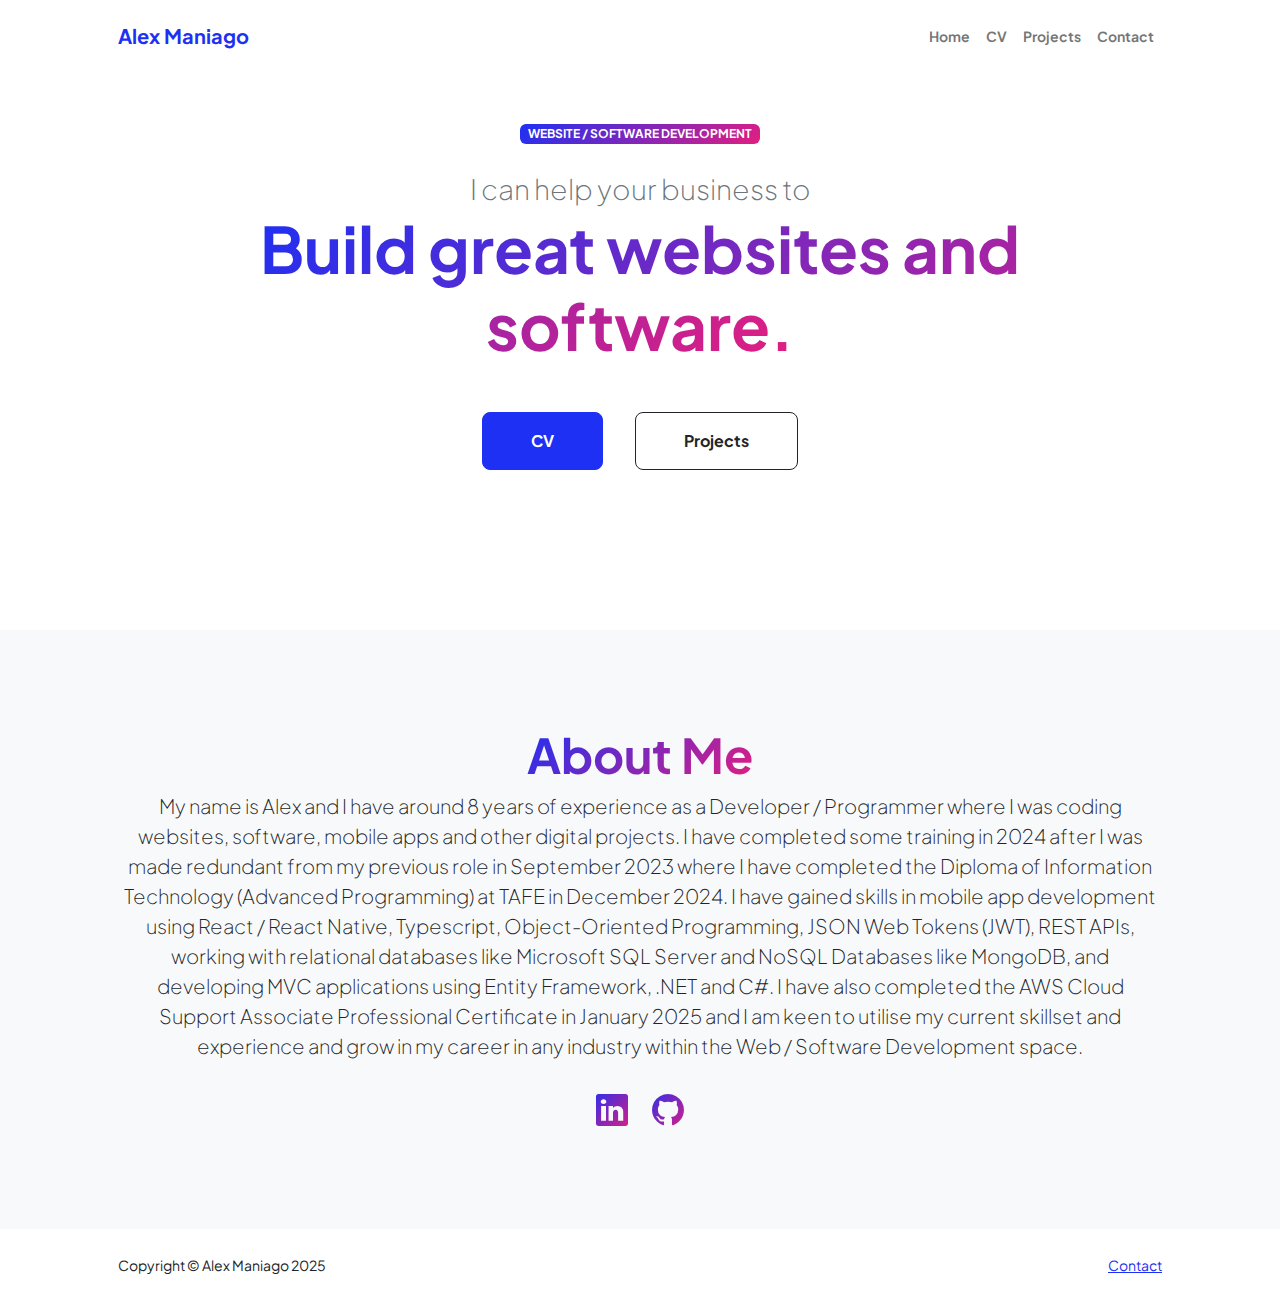
<file: index.html>
<!DOCTYPE html>
<html lang="en">
    <head>
        <meta charset="utf-8" />
        <meta name="viewport" content="width=device-width, initial-scale=1, shrink-to-fit=no" />
        <meta name="description" content="" />
        <meta name="author" content="" />
        <title>Alex Maniago Portfolio Website</title>
        <!-- Favicon-->
        <link rel="icon" type="image/x-icon" href="assets/favicon.ico" />
        <!-- Custom Google font-->
        <link rel="preconnect" href="https://fonts.googleapis.com" />
        <link rel="preconnect" href="https://fonts.gstatic.com" crossorigin />
        <link href="https://fonts.googleapis.com/css2?family=Plus+Jakarta+Sans:wght@100;200;300;400;500;600;700;800;900&amp;display=swap" rel="stylesheet" />
        <!-- Bootstrap icons-->
        <link href="https://cdn.jsdelivr.net/npm/bootstrap-icons@1.8.1/font/bootstrap-icons.css" rel="stylesheet" />
        <!-- Core theme CSS (includes Bootstrap)-->
        <link href="css/styles.css" rel="stylesheet" />
    </head>
    <body class="d-flex flex-column h-100">
        <main class="flex-shrink-0">
            <!-- Navigation-->
            <nav class="navbar navbar-expand-lg navbar-light bg-white py-3">
                <div class="container px-5">
                    <a class="navbar-brand" href="index.html"><span class="fw-bolder text-primary">Alex Maniago</span></a>
                    <button class="navbar-toggler" type="button" data-bs-toggle="collapse" data-bs-target="#navbarSupportedContent" aria-controls="navbarSupportedContent" aria-expanded="false" aria-label="Toggle navigation"><span class="navbar-toggler-icon"></span></button>
                    <div class="collapse navbar-collapse" id="navbarSupportedContent">
                        <ul class="navbar-nav ms-auto mb-2 mb-lg-0 small fw-bolder">
                            <li class="nav-item"><a class="nav-link" href="index.html">Home</a></li>
                            <li class="nav-item"><a class="nav-link" href="cv.html">CV</a></li>
                            <li class="nav-item"><a class="nav-link" href="projects.html">Projects</a></li>
                            <li class="nav-item"><a class="nav-link" href="contact.html">Contact</a></li>
                        </ul>
                    </div>
                </div>
            </nav>
            <!-- Header-->
            <header class="py-5">
                <div class="container px-5 pb-5">
                    <div class="row gx-5 align-items-center">
                        <div class="col-xxl-5">
                            <!-- Header text content-->
                            <div class="text-center text-xxl-start">
                                <div class="badge bg-gradient-primary-to-secondary text-white mb-4"><div class="text-uppercase">Website / Software Development</div></div>
                                <div class="fs-3 fw-light text-muted">I can help your business to</div>
                                <h1 class="display-3 fw-bolder mb-5"><span class="text-gradient d-inline">Build great websites and software.</span></h1>
                                <div class="d-grid gap-3 d-sm-flex justify-content-sm-center justify-content-xxl-start mb-3">
                                    <a class="btn btn-primary btn-lg px-5 py-3 me-sm-3 fs-6 fw-bolder" href="cv.html">CV</a>
                                    <a class="btn btn-outline-dark btn-lg px-5 py-3 fs-6 fw-bolder" href="projects.html">Projects</a>
                                </div>
                            </div>
                        </div>
                        <div class="col-xxl-7">
                            <!-- Header profile picture-->
                            <div class="d-flex justify-content-center mt-5 mt-xxl-0">
                                
                            </div>
                        </div>
                    </div>
                </div>
            </header>
            <!-- About Section-->
            <section class="bg-light py-5">
                <div class="container px-5">
                    <div class="row gx-5 justify-content-center">
                        <div class="col-xxl-8">
                            <div class="text-center my-5">
                                <h2 class="display-5 fw-bolder"><span class="text-gradient d-inline">About Me</span></h2>
                                <p class="lead fw-light mb-4">My name is Alex and I have around 8 years of experience as a Developer / Programmer where I was coding websites, software, mobile apps and other digital projects. I have completed some training in 2024 after I was made redundant from my previous role in September 2023 where I have completed the Diploma of Information Technology (Advanced Programming) at TAFE in December 2024. I have gained skills in mobile app development using React / React Native, Typescript, Object-Oriented Programming, JSON Web Tokens (JWT), REST APIs, working with relational databases like Microsoft SQL Server and NoSQL Databases like MongoDB, and developing MVC applications using Entity Framework, .NET and C#. I have also completed the AWS Cloud Support Associate Professional Certificate in January 2025 and I am keen to utilise my current skillset and experience and grow in my career in any industry within the Web / Software Development space. </p>
                                <div class="d-flex justify-content-center fs-2 gap-4">
                                    <a class="text-gradient" href="https://www.linkedin.com/in/alex-maniago/"><i class="bi bi-linkedin"></i></a>
                                    <a class="text-gradient" href="https://github.com/alexmwebdev"><i class="bi bi-github"></i></a>
                                </div>
                            </div>
                        </div>
                    </div>
                </div>
            </section>
        </main>
        <!-- Footer-->
        <footer class="bg-white py-4 mt-auto">
            <div class="container px-5">
                <div class="row align-items-center justify-content-between flex-column flex-sm-row">
                    <div class="col-auto"><div class="small m-0">Copyright &copy; Alex Maniago 2025</div></div>
                    <div class="col-auto">
                        <a class="small" href="#!">Contact</a>
                    </div>
                </div>
            </div>
        </footer>
        <!-- Bootstrap core JS-->
        <script src="https://cdn.jsdelivr.net/npm/bootstrap@5.2.3/dist/js/bootstrap.bundle.min.js"></script>
        <!-- Core theme JS-->
        <script src="js/scripts.js"></script>
    </body>
</html>
</file>
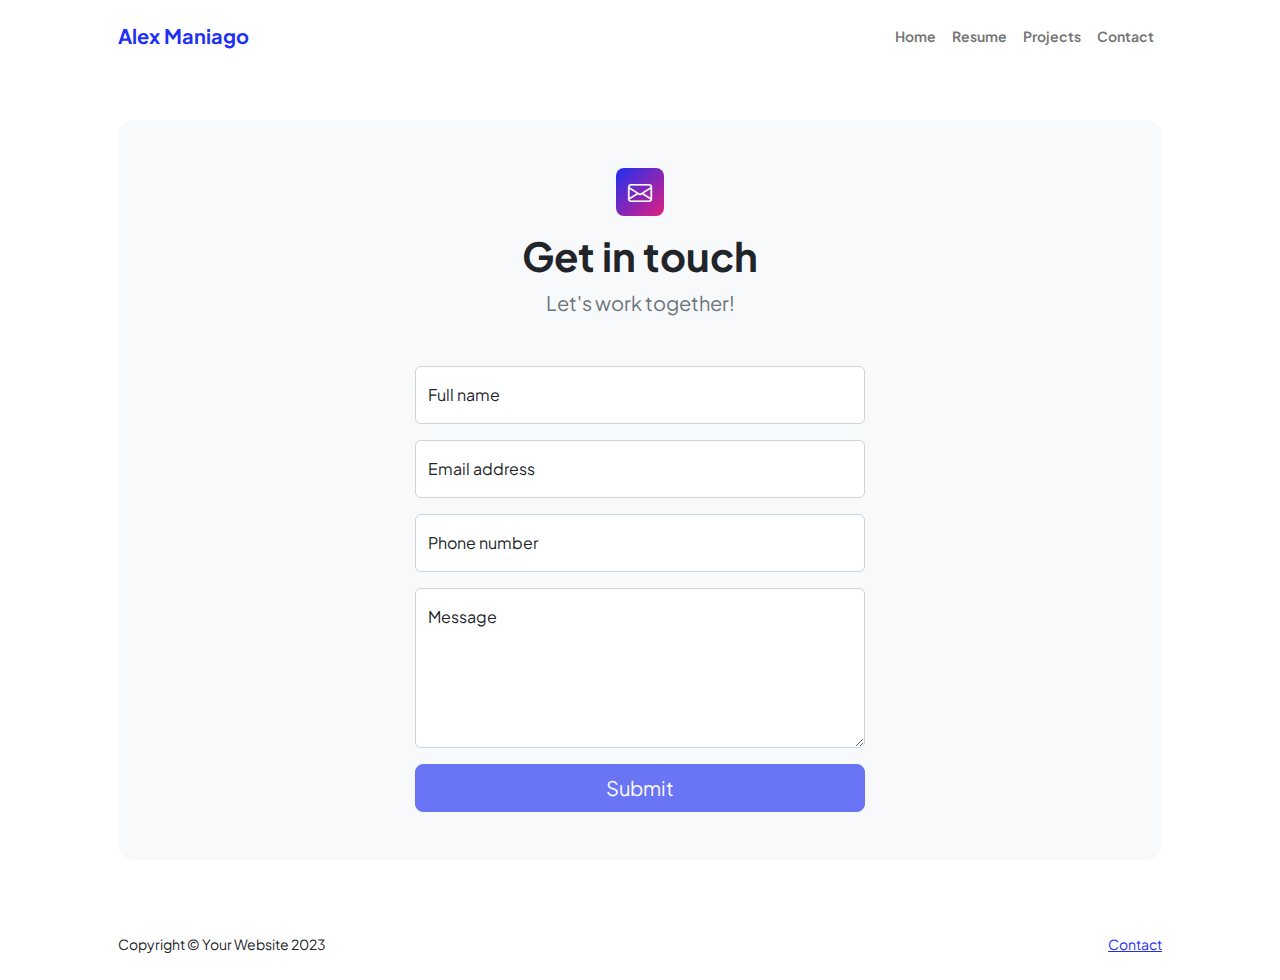
<file: contact-old.html>
<!DOCTYPE html>
<html lang="en">
    <head>
        <meta charset="utf-8" />
        <meta name="viewport" content="width=device-width, initial-scale=1, shrink-to-fit=no" />
        <meta name="description" content />
        <meta name="author" content />
        <title>Alex Maniago Portfolio Website</title>
        <!-- Favicon-->
        <link rel="icon" type="image/x-icon" href="assets/favicon.ico" />
        <!-- Custom Google font-->
        <link rel="preconnect" href="https://fonts.googleapis.com" />
        <link rel="preconnect" href="https://fonts.gstatic.com" crossorigin />
        <link href="https://fonts.googleapis.com/css2?family=Plus+Jakarta+Sans:wght@100;200;300;400;500;600;700;800;900&amp;display=swap" rel="stylesheet" />
        <!-- Bootstrap icons-->
        <link href="https://cdn.jsdelivr.net/npm/bootstrap-icons@1.8.1/font/bootstrap-icons.css" rel="stylesheet" />
        <!-- Core theme CSS (includes Bootstrap)-->
        <link href="css/styles.css" rel="stylesheet" />
    </head>
    <body class="d-flex flex-column">
        <main class="flex-shrink-0">
            <!-- Navigation-->
            <nav class="navbar navbar-expand-lg navbar-light bg-white py-3">
                <div class="container px-5">
                    <a class="navbar-brand" href="index.html"><span class="fw-bolder text-primary">Alex Maniago</span></a>
                    <button class="navbar-toggler" type="button" data-bs-toggle="collapse" data-bs-target="#navbarSupportedContent" aria-controls="navbarSupportedContent" aria-expanded="false" aria-label="Toggle navigation"><span class="navbar-toggler-icon"></span></button>
                    <div class="collapse navbar-collapse" id="navbarSupportedContent">
                        <ul class="navbar-nav ms-auto mb-2 mb-lg-0 small fw-bolder">
                            <li class="nav-item"><a class="nav-link" href="index.html">Home</a></li>
                            <li class="nav-item"><a class="nav-link" href="resume.html">Resume</a></li>
                            <li class="nav-item"><a class="nav-link" href="projects.html">Projects</a></li>
                            <li class="nav-item"><a class="nav-link" href="contact.html">Contact</a></li>
                        </ul>
                    </div>
                </div>
            </nav>
            <!-- Page content-->
            <section class="py-5">
                <div class="container px-5">
                    <!-- Contact form-->
                    <div class="bg-light rounded-4 py-5 px-4 px-md-5">
                        <div class="text-center mb-5">
                            <div class="feature bg-primary bg-gradient-primary-to-secondary text-white rounded-3 mb-3"><i class="bi bi-envelope"></i></div>
                            <h1 class="fw-bolder">Get in touch</h1>
                            <p class="lead fw-normal text-muted mb-0">Let's work together!</p>
                        </div>
                        <div class="row gx-5 justify-content-center">
                            <div class="col-lg-8 col-xl-6">
                                <!-- * * * * * * * * * * * * * * *-->
                                <!-- * * SB Forms Contact Form * *-->
                                <!-- * * * * * * * * * * * * * * *-->
                                <!-- This form is pre-integrated with SB Forms.-->
                                <!-- To make this form functional, sign up at-->
                                <!-- https://startbootstrap.com/solution/contact-forms-->
                                <!-- to get an API token!-->
                                <form id="contactForm" data-sb-form-api-token="API_TOKEN">
                                    <!-- Name input-->
                                    <div class="form-floating mb-3">
                                        <input class="form-control" id="name" type="text" placeholder="Enter your name..." data-sb-validations="required" />
                                        <label for="name">Full name</label>
                                        <div class="invalid-feedback" data-sb-feedback="name:required">A name is required.</div>
                                    </div>
                                    <!-- Email address input-->
                                    <div class="form-floating mb-3">
                                        <input class="form-control" id="email" type="email" placeholder="name@example.com" data-sb-validations="required,email" />
                                        <label for="email">Email address</label>
                                        <div class="invalid-feedback" data-sb-feedback="email:required">An email is required.</div>
                                        <div class="invalid-feedback" data-sb-feedback="email:email">Email is not valid.</div>
                                    </div>
                                    <!-- Phone number input-->
                                    <div class="form-floating mb-3">
                                        <input class="form-control" id="phone" type="tel" placeholder="(123) 456-7890" data-sb-validations="required" />
                                        <label for="phone">Phone number</label>
                                        <div class="invalid-feedback" data-sb-feedback="phone:required">A phone number is required.</div>
                                    </div>
                                    <!-- Message input-->
                                    <div class="form-floating mb-3">
                                        <textarea class="form-control" id="message" type="text" placeholder="Enter your message here..." style="height: 10rem" data-sb-validations="required"></textarea>
                                        <label for="message">Message</label>
                                        <div class="invalid-feedback" data-sb-feedback="message:required">A message is required.</div>
                                    </div>
                                    <!-- Submit success message-->
                                    <!---->
                                    <!-- This is what your users will see when the form-->
                                    <!-- has successfully submitted-->
                                    <div class="d-none" id="submitSuccessMessage">
                                        <div class="text-center mb-3">
                                            <div class="fw-bolder">Form submission successful!</div>
                                            To activate this form, sign up at
                                            <br />
                                            <a href="https://startbootstrap.com/solution/contact-forms">https://startbootstrap.com/solution/contact-forms</a>
                                        </div>
                                    </div>
                                    <!-- Submit error message-->
                                    <!---->
                                    <!-- This is what your users will see when there is-->
                                    <!-- an error submitting the form-->
                                    <div class="d-none" id="submitErrorMessage"><div class="text-center text-danger mb-3">Error sending message!</div></div>
                                    <!-- Submit Button-->
                                    <div class="d-grid"><button class="btn btn-primary btn-lg disabled" id="submitButton" type="submit">Submit</button></div>
                                </form>
                            </div>
                        </div>
                    </div>
                </div>
            </section>
        </main>
        <!-- Footer-->
        <footer class="bg-white py-4 mt-auto">
            <div class="container px-5">
                <div class="row align-items-center justify-content-between flex-column flex-sm-row">
                    <div class="col-auto"><div class="small m-0">Copyright &copy; Your Website 2023</div></div>
                    <div class="col-auto">
                        <a class="small" href="#!">Contact</a>
                    </div>
                </div>
            </div>
        </footer>
        <!-- Bootstrap core JS-->
        <script src="https://cdn.jsdelivr.net/npm/bootstrap@5.2.3/dist/js/bootstrap.bundle.min.js"></script>
        <!-- Core theme JS-->
        <script src="js/scripts.js"></script>
        <!-- * * * * * * * * * * * * * * * * * * * * * * * * * * * * * * * * * * * * * * * *-->
        <!-- * *                               SB Forms JS                               * *-->
        <!-- * * Activate your form at https://startbootstrap.com/solution/contact-forms * *-->
        <!-- * * * * * * * * * * * * * * * * * * * * * * * * * * * * * * * * * * * * * * * *-->
        <script src="https://cdn.startbootstrap.com/sb-forms-latest.js"></script>
    </body>
</html>
</file>
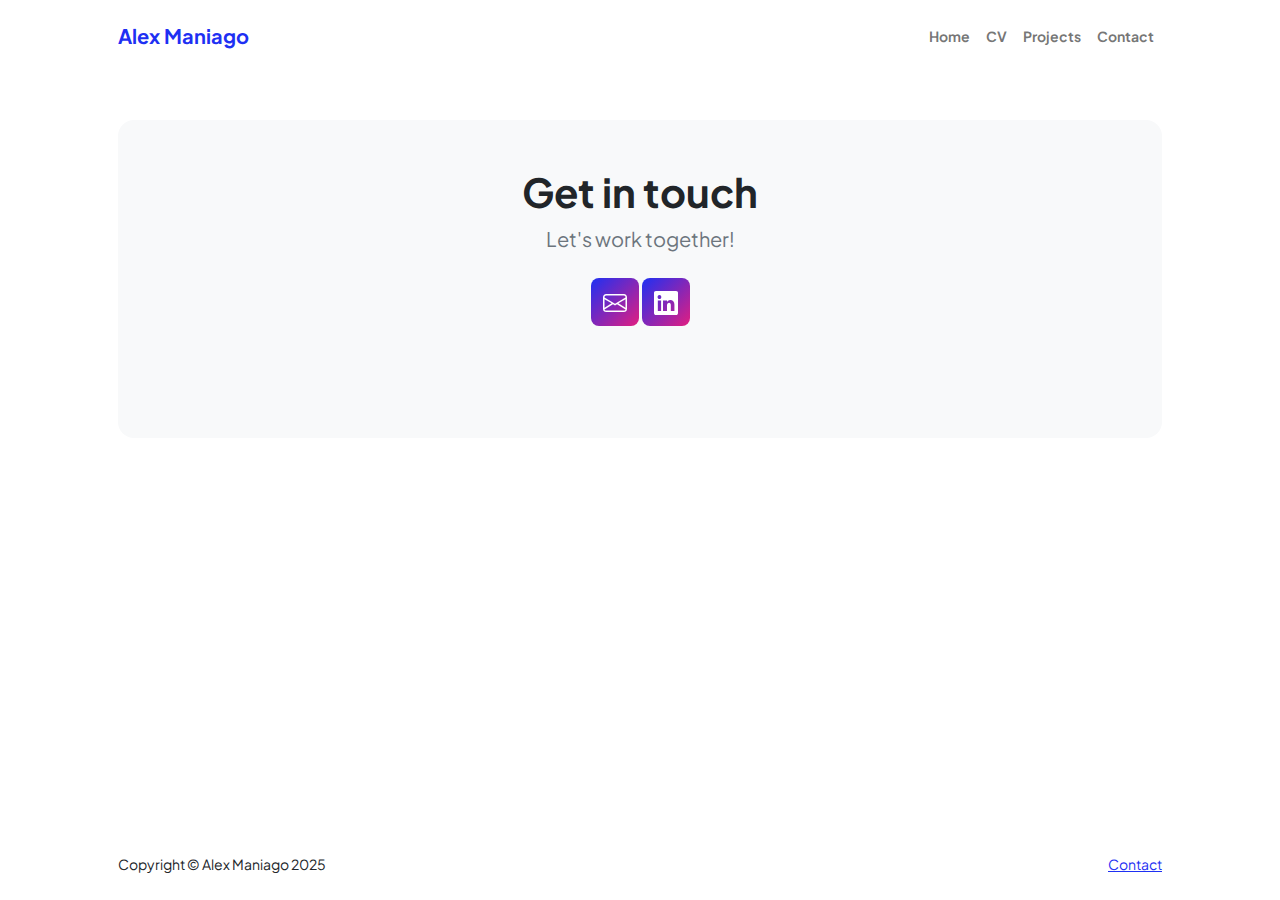
<file: contact.html>
<!DOCTYPE html>
<html lang="en">
    <head>
        <meta charset="utf-8" />
        <meta name="viewport" content="width=device-width, initial-scale=1, shrink-to-fit=no" />
        <meta name="description" content />
        <meta name="author" content />
        <title>Alex Maniago Portfolio Website</title>
        <!-- Favicon-->
        <link rel="icon" type="image/x-icon" href="assets/favicon.ico" />
        <!-- Custom Google font-->
        <link rel="preconnect" href="https://fonts.googleapis.com" />
        <link rel="preconnect" href="https://fonts.gstatic.com" crossorigin />
        <link href="https://fonts.googleapis.com/css2?family=Plus+Jakarta+Sans:wght@100;200;300;400;500;600;700;800;900&amp;display=swap" rel="stylesheet" />
        <!-- Bootstrap icons-->
        <link href="https://cdn.jsdelivr.net/npm/bootstrap-icons@1.8.1/font/bootstrap-icons.css" rel="stylesheet" />
        <!-- Core theme CSS (includes Bootstrap)-->
        <link href="css/styles.css" rel="stylesheet" />
    </head>
    <body class="d-flex flex-column">
        <main class="flex-shrink-0">
            <!-- Navigation-->
            <nav class="navbar navbar-expand-lg navbar-light bg-white py-3">
                <div class="container px-5">
                    <a class="navbar-brand" href="index.html"><span class="fw-bolder text-primary">Alex Maniago</span></a>
                    <button class="navbar-toggler" type="button" data-bs-toggle="collapse" data-bs-target="#navbarSupportedContent" aria-controls="navbarSupportedContent" aria-expanded="false" aria-label="Toggle navigation"><span class="navbar-toggler-icon"></span></button>
                    <div class="collapse navbar-collapse" id="navbarSupportedContent">
                        <ul class="navbar-nav ms-auto mb-2 mb-lg-0 small fw-bolder">
                            <li class="nav-item"><a class="nav-link" href="index.html">Home</a></li>
                            <li class="nav-item"><a class="nav-link" href="cv.html">CV</a></li>
                            <li class="nav-item"><a class="nav-link" href="projects.html">Projects</a></li>
                            <li class="nav-item"><a class="nav-link" href="contact.html">Contact</a></li>
                        </ul>
                    </div>
                </div>
            </nav>
            <!-- Page content-->
            <section class="py-5">
                <div class="container px-5">
                    <!-- Contact form-->
                    <div class="bg-light rounded-4 py-5 px-4 px-md-5">
                        <div class="text-center mb-5">
                            
                            <h1 class="fw-bolder">Get in touch</h1>
                            <p class="lead fw-normal text-muted mb-0">Let's work together!</p>
                            <br/>
                            <div>
                                <div class="feature bg-primary bg-gradient-primary-to-secondary text-white rounded-3 mb-3"><a class="text-gradient contact-icon" href="mailto:alexandermaniago@gmail.com"><i class="bi bi-envelope"></i></a></div>
                                <div class="feature bg-primary bg-gradient-primary-to-secondary text-white rounded-3 mb-3"><a class="text-gradient contact-icon" href="https://www.linkedin.com/in/alex-maniago/"><i class="bi bi-linkedin"></i></a></div>
                            </div>
                            
                        </div>
                        <!--<div class="row gx-5 justify-content-center">
                            
                        </div>-->
                    </div>
                </div>
            </section>
        </main>
        <!-- Footer-->
        <footer class="bg-white py-4 mt-auto">
            <div class="container px-5">
                <div class="row align-items-center justify-content-between flex-column flex-sm-row">
                    <div class="col-auto"><div class="small m-0">Copyright &copy; Alex Maniago 2025</div></div>
                    <div class="col-auto">
                        <a class="small" href="#!">Contact</a>
                    </div>
                </div>
            </div>
        </footer>
        <!-- Bootstrap core JS-->
        <script src="https://cdn.jsdelivr.net/npm/bootstrap@5.2.3/dist/js/bootstrap.bundle.min.js"></script>
        <!-- Core theme JS-->
        <script src="js/scripts.js"></script>
        <!-- * * * * * * * * * * * * * * * * * * * * * * * * * * * * * * * * * * * * * * * *-->
        <!-- * *                               SB Forms JS                               * *-->
        <!-- * * Activate your form at https://startbootstrap.com/solution/contact-forms * *-->
        <!-- * * * * * * * * * * * * * * * * * * * * * * * * * * * * * * * * * * * * * * * *-->
        <script src="https://cdn.startbootstrap.com/sb-forms-latest.js"></script>
    </body>
</html>
</file>
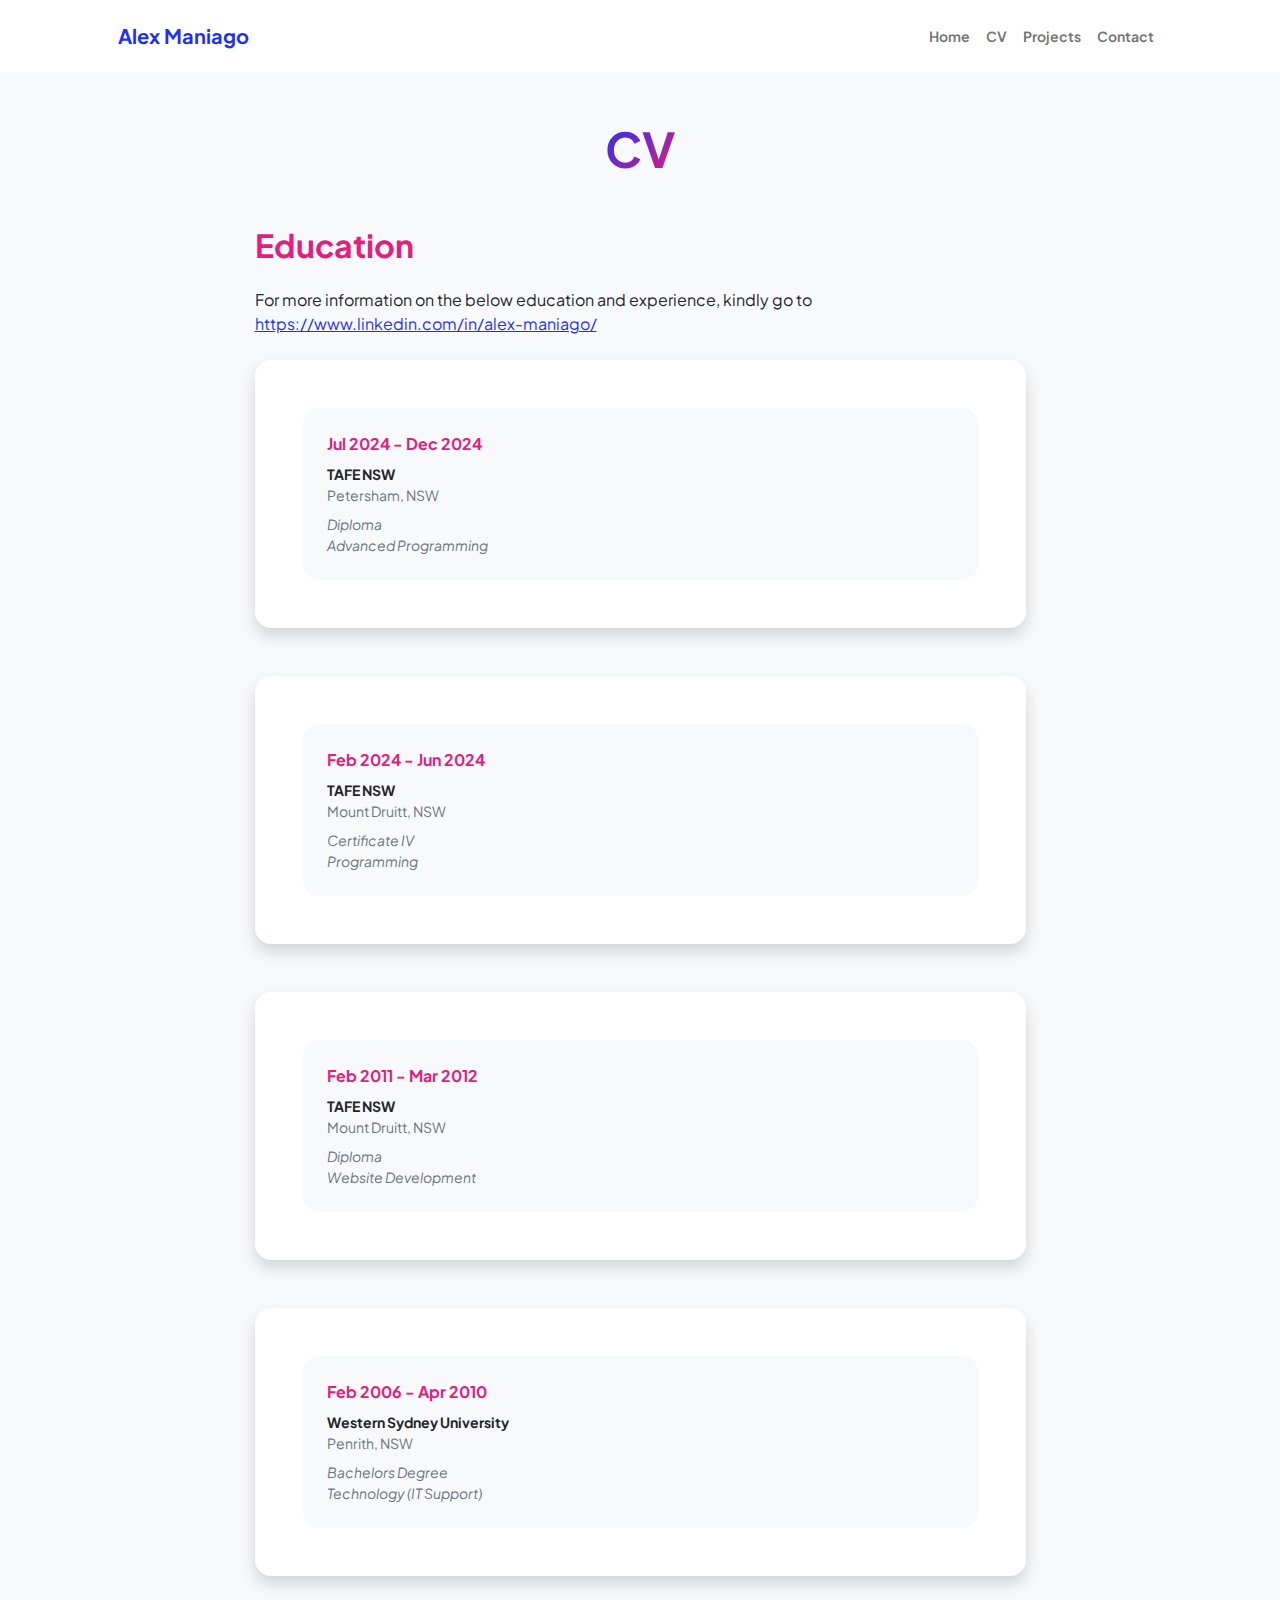
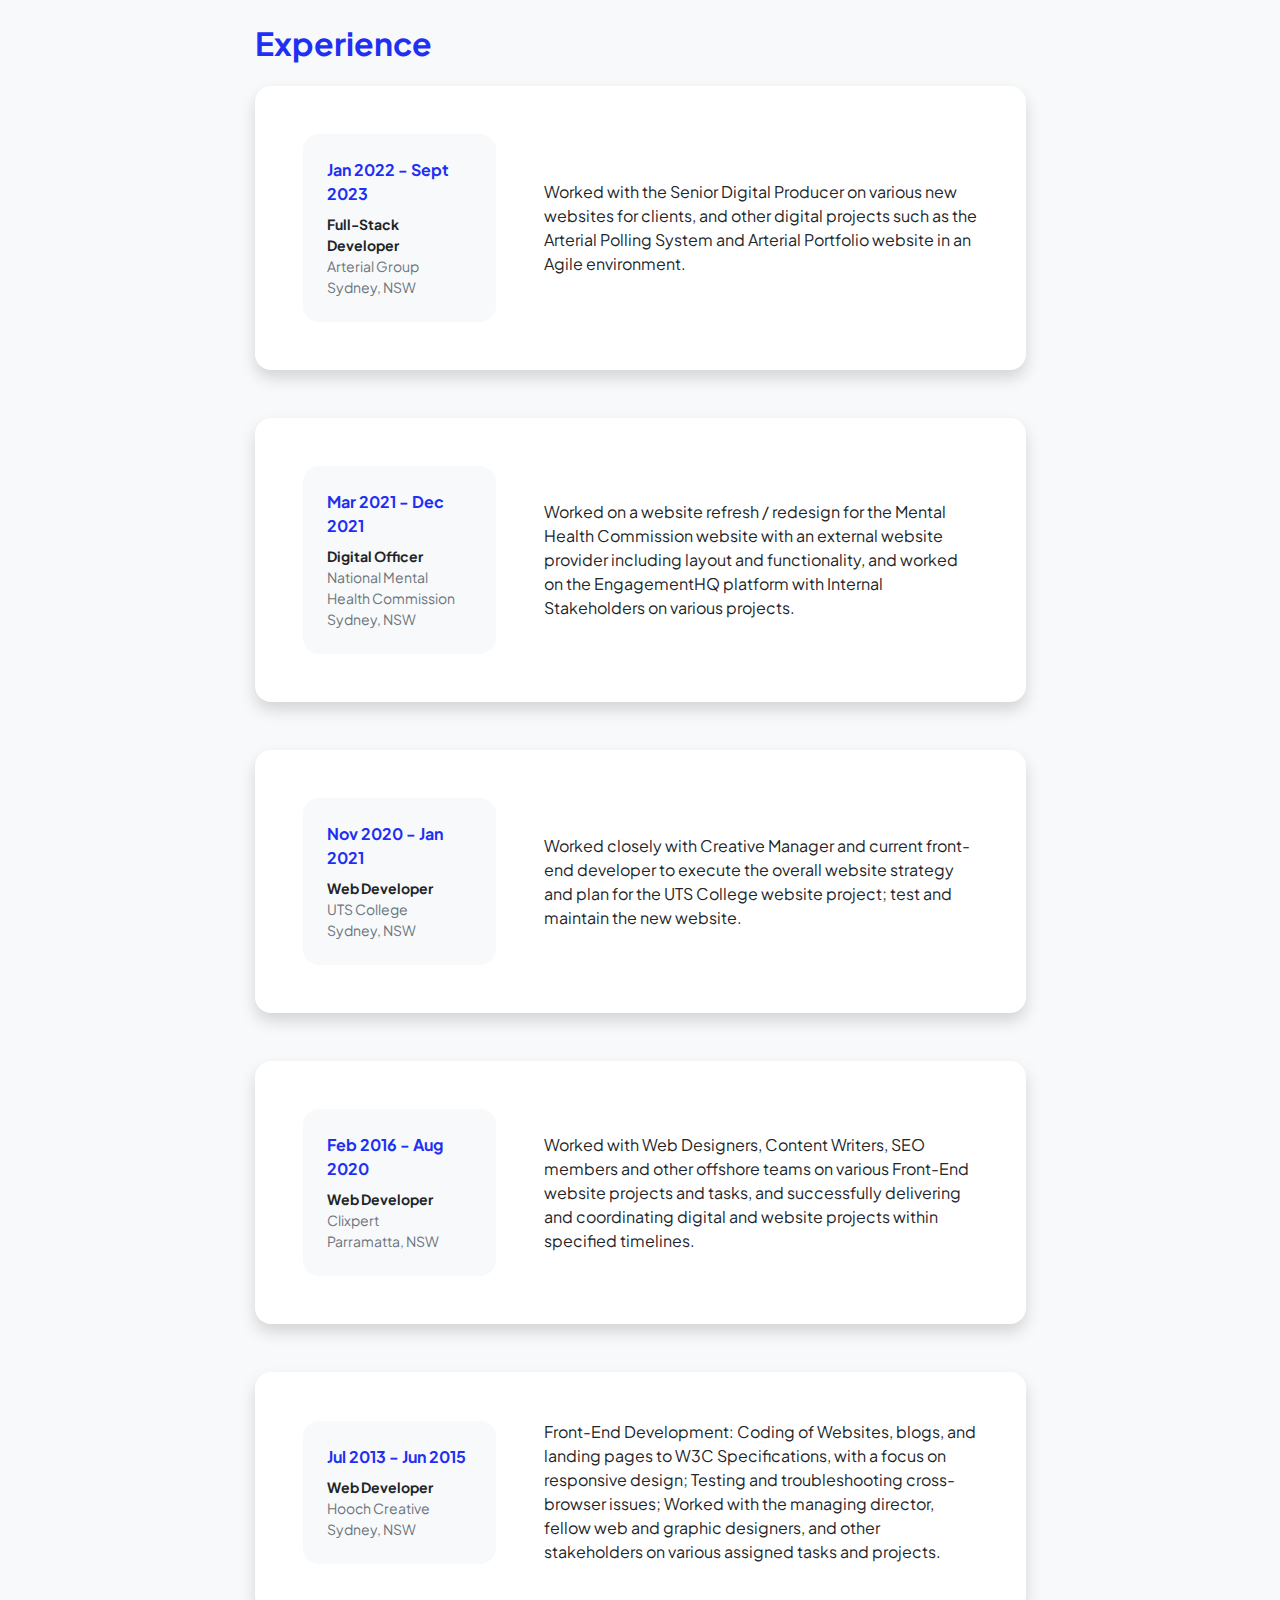
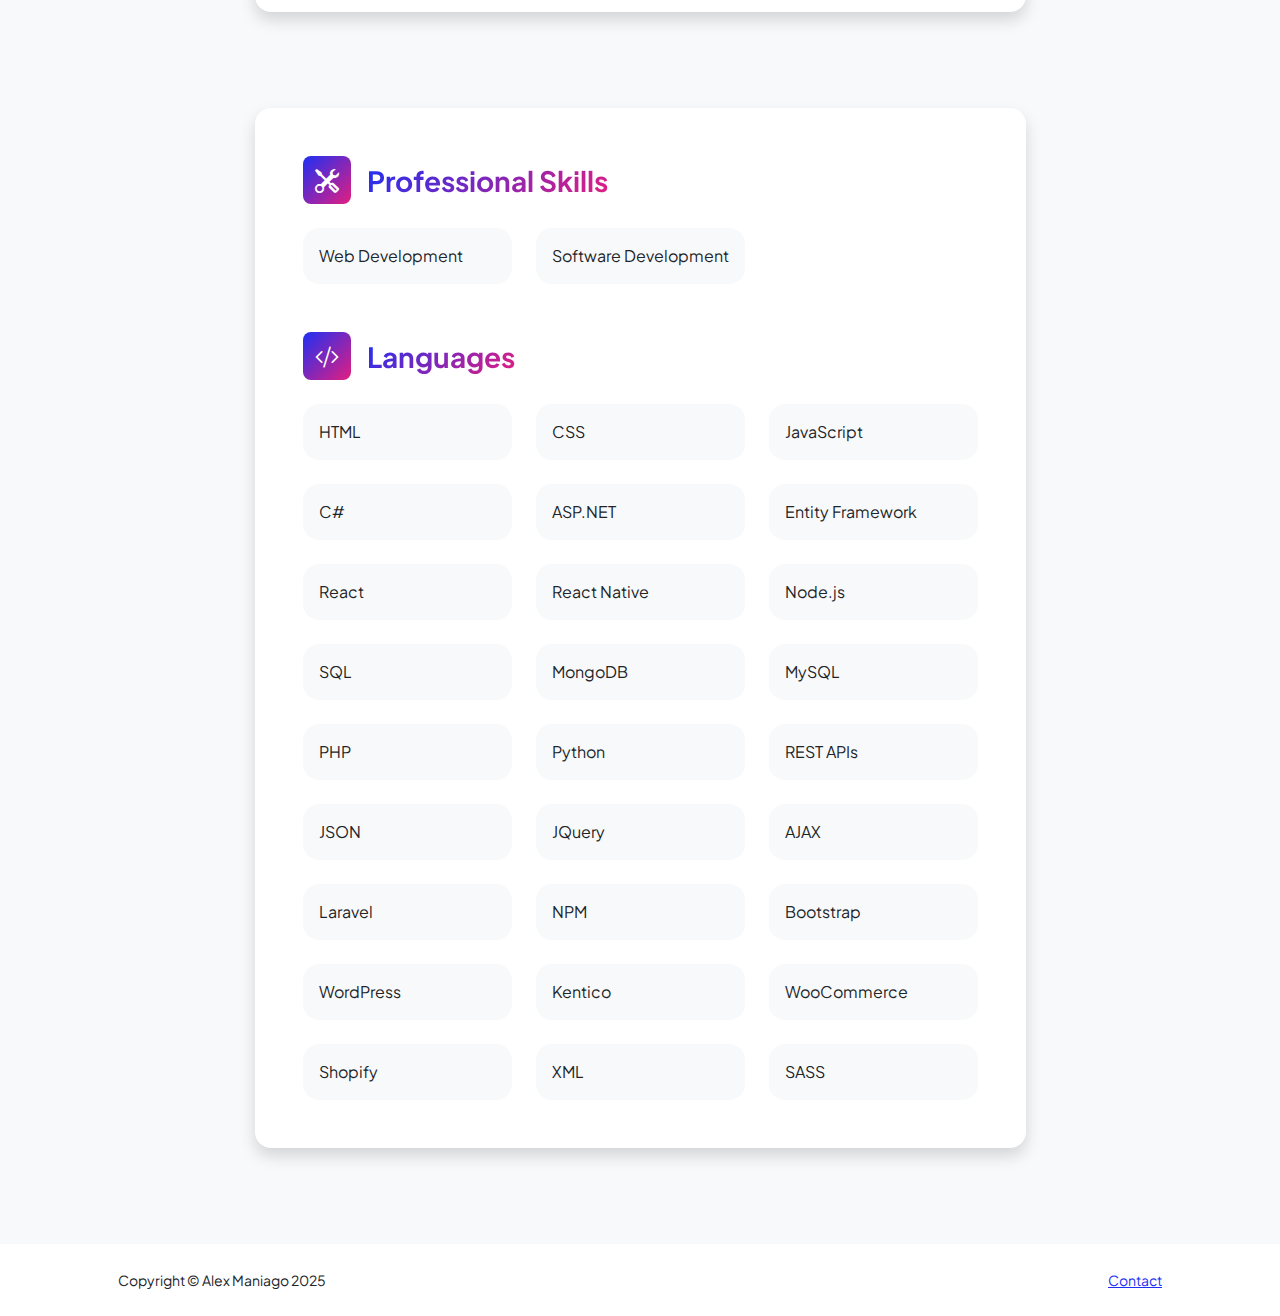
<file: cv.html>
<!DOCTYPE html>
<html lang="en">
    <head>
        <meta charset="utf-8" />
        <meta name="viewport" content="width=device-width, initial-scale=1, shrink-to-fit=no" />
        <meta name="description" content="" />
        <meta name="author" content="" />
        <title>Alex Maniago Portfolio Website</title>
        <!-- Favicon-->
        <link rel="icon" type="image/x-icon" href="assets/favicon.ico" />
        <!-- Custom Google font-->
        <link rel="preconnect" href="https://fonts.googleapis.com" />
        <link rel="preconnect" href="https://fonts.gstatic.com" crossorigin />
        <link href="https://fonts.googleapis.com/css2?family=Plus+Jakarta+Sans:wght@100;200;300;400;500;600;700;800;900&amp;display=swap" rel="stylesheet" />
        <!-- Bootstrap icons-->
        <link href="https://cdn.jsdelivr.net/npm/bootstrap-icons@1.8.1/font/bootstrap-icons.css" rel="stylesheet" />
        <!-- Core theme CSS (includes Bootstrap)-->
        <link href="css/styles.css" rel="stylesheet" />
    </head>
    <body class="d-flex flex-column h-100 bg-light">
        <main class="flex-shrink-0">
            <!-- Navigation-->
            <nav class="navbar navbar-expand-lg navbar-light bg-white py-3">
                <div class="container px-5">
                    <a class="navbar-brand" href="index.html"><span class="fw-bolder text-primary">Alex Maniago</span></a>
                    <button class="navbar-toggler" type="button" data-bs-toggle="collapse" data-bs-target="#navbarSupportedContent" aria-controls="navbarSupportedContent" aria-expanded="false" aria-label="Toggle navigation"><span class="navbar-toggler-icon"></span></button>
                    <div class="collapse navbar-collapse" id="navbarSupportedContent">
                        <ul class="navbar-nav ms-auto mb-2 mb-lg-0 small fw-bolder">
                            <li class="nav-item"><a class="nav-link" href="index.html">Home</a></li>
                            <li class="nav-item"><a class="nav-link" href="cv.html">CV</a></li>
                            <li class="nav-item"><a class="nav-link" href="projects.html">Projects</a></li>
                            <li class="nav-item"><a class="nav-link" href="contact.html">Contact</a></li>
                        </ul>
                    </div>
                </div>
            </nav>
            <!-- Page Content-->
            <div class="container px-5 my-5">
                <div class="text-center mb-5">
                    <h1 class="display-5 fw-bolder mb-0"><span class="text-gradient d-inline">CV</span></h1>
                </div>
                <div class="row gx-5 justify-content-center">
                    <div class="col-lg-11 col-xl-9 col-xxl-8">
                        
                        <!-- Education Section-->
                        <section>
                            <h2 class="text-secondary fw-bolder mb-4">Education</h2>
                            <div class="d-flex align-items-center justify-content-between mb-4">
                                <p class="mb-0">For more information on the below education and experience, kindly go to <a href="https://www.linkedin.com/in/alex-maniago/">https://www.linkedin.com/in/alex-maniago/</a></p>
                            </div>
                            <!-- Education Card 1-->
                            <div class="card shadow border-0 rounded-4 mb-5">
                                <div class="card-body p-5">
                                    <div class="row align-items-center gx-5">
                                        <div class="col text-center text-lg-start mb-4 mb-lg-0">
                                            <div class="bg-light p-4 rounded-4">
                                                <div class="text-secondary fw-bolder mb-2">Jul 2024 - Dec 2024</div>
                                                <div class="mb-2">
                                                    <div class="small fw-bolder">TAFE NSW</div>
                                                    <div class="small text-muted">Petersham, NSW</div>
                                                </div>
                                                <div class="fst-italic">
                                                    <div class="small text-muted">Diploma</div>
                                                    <div class="small text-muted">Advanced Programming</div>
                                                </div>
                                            </div>
                                        </div>
                                    </div>
                                </div>
                            </div>
                            <!-- Education Card 2-->
                            <div class="card shadow border-0 rounded-4 mb-5">
                                <div class="card-body p-5">
                                    <div class="row align-items-center gx-5">
                                        <div class="col text-center text-lg-start mb-4 mb-lg-0">
                                            <div class="bg-light p-4 rounded-4">
                                                <div class="text-secondary fw-bolder mb-2">Feb 2024 - Jun 2024</div>
                                                <div class="mb-2">
                                                    <div class="small fw-bolder">TAFE NSW</div>
                                                    <div class="small text-muted">Mount Druitt, NSW</div>
                                                </div>
                                                <div class="fst-italic">
                                                    <div class="small text-muted">Certificate IV</div>
                                                    <div class="small text-muted">Programming</div>
                                                </div>
                                            </div>
                                        </div>
                                    </div>
                                </div>
                            </div>
                            <!-- Education Card 3-->
                            <div class="card shadow border-0 rounded-4 mb-5">
                                <div class="card-body p-5">
                                    <div class="row align-items-center gx-5">
                                        <div class="col text-center text-lg-start mb-4 mb-lg-0">
                                            <div class="bg-light p-4 rounded-4">
                                                <div class="text-secondary fw-bolder mb-2">Feb 2011 - Mar 2012</div>
                                                <div class="mb-2">
                                                    <div class="small fw-bolder">TAFE NSW</div>
                                                    <div class="small text-muted">Mount Druitt, NSW</div>
                                                </div>
                                                <div class="fst-italic">
                                                    <div class="small text-muted">Diploma</div>
                                                    <div class="small text-muted">Website Development</div>
                                                </div>
                                            </div>
                                        </div>
                                    </div>
                                </div>
                            </div>
                            <!-- Education Card 4-->
                            <div class="card shadow border-0 rounded-4 mb-5">
                                <div class="card-body p-5">
                                    <div class="row align-items-center gx-5">
                                        <div class="col text-center text-lg-start mb-4 mb-lg-0">
                                            <div class="bg-light p-4 rounded-4">
                                                <div class="text-secondary fw-bolder mb-2">Feb 2006 - Apr 2010</div>
                                                <div class="mb-2">
                                                    <div class="small fw-bolder">Western Sydney University</div>
                                                    <div class="small text-muted">Penrith, NSW</div>
                                                </div>
                                                <div class="fst-italic">
                                                    <div class="small text-muted">Bachelors Degree</div>
                                                    <div class="small text-muted">Technology (IT Support)</div>
                                                </div>
                                            </div>
                                        </div>
                                    </div>
                                </div>
                            </div>
                        </section>
                        <!-- Experience Section-->
                        <section>
                            <div class="d-flex align-items-center justify-content-between mb-4">
                                <h2 class="text-primary fw-bolder mb-0">Experience</h2>
                                <!-- Download CV button-->
                                <!-- Note: Set the link href target to a PDF file within your project-->
                                <!--<a class="btn btn-primary px-4 py-3" href="assets/Alex-Maniago-CV.pdf">
                                    <div class="d-inline-block bi bi-download me-2"></div>
                                    Download CV
                                </a>-->
                            </div>
                            
                            <!-- Experience Card 1-->
                            <div class="card shadow border-0 rounded-4 mb-5">
                                <div class="card-body p-5">
                                    <div class="row align-items-center gx-5">
                                        <div class="col text-center text-lg-start mb-4 mb-lg-0">
                                            <div class="bg-light p-4 rounded-4">
                                                <div class="text-primary fw-bolder mb-2">Jan 2022 - Sept 2023</div>
                                                <div class="small fw-bolder">Full-Stack Developer</div>
                                                <div class="small text-muted">Arterial Group</div>
                                                <div class="small text-muted">Sydney, NSW</div>
                                            </div>
                                        </div>
                                        <div class="col-lg-8"><div>Worked with the Senior Digital Producer on various new websites for clients, and other digital projects such as the Arterial Polling System and Arterial Portfolio website in an Agile environment.</div></div>
                                    </div>
                                </div>
                            </div>
                            <!-- Experience Card 2-->
                            <div class="card shadow border-0 rounded-4 mb-5">
                                <div class="card-body p-5">
                                    <div class="row align-items-center gx-5">
                                        <div class="col text-center text-lg-start mb-4 mb-lg-0">
                                            <div class="bg-light p-4 rounded-4">
                                                <div class="text-primary fw-bolder mb-2">Mar 2021 - Dec 2021</div>
                                                <div class="small fw-bolder">Digital Officer</div>
                                                <div class="small text-muted">National Mental Health Commission</div>
                                                <div class="small text-muted">Sydney, NSW</div>
                                            </div>
                                        </div>
                                        <div class="col-lg-8"><div>Worked on a website refresh / redesign for the Mental Health Commission website with an external website provider including layout and functionality, and worked on the EngagementHQ platform with Internal Stakeholders on various projects.</div></div>
                                    </div>
                                </div>
                            </div>
                            <!-- Experience Card 3-->
                            <div class="card shadow border-0 rounded-4 mb-5">
                                <div class="card-body p-5">
                                    <div class="row align-items-center gx-5">
                                        <div class="col text-center text-lg-start mb-4 mb-lg-0">
                                            <div class="bg-light p-4 rounded-4">
                                                <div class="text-primary fw-bolder mb-2">Nov 2020 - Jan 2021</div>
                                                <div class="small fw-bolder">Web Developer</div>
                                                <div class="small text-muted">UTS College</div>
                                                <div class="small text-muted">Sydney, NSW</div>
                                            </div>
                                        </div>
                                        <div class="col-lg-8"><div>Worked closely with Creative Manager and current front-end developer to execute the overall website strategy and plan for the UTS College website project; test and maintain the new website.</div></div>
                                    </div>
                                </div>
                            </div>
                            <!-- Experience Card 4-->
                            <div class="card shadow border-0 rounded-4 mb-5">
                                <div class="card-body p-5">
                                    <div class="row align-items-center gx-5">
                                        <div class="col text-center text-lg-start mb-4 mb-lg-0">
                                            <div class="bg-light p-4 rounded-4">
                                                <div class="text-primary fw-bolder mb-2">Feb 2016 - Aug 2020</div>
                                                <div class="small fw-bolder">Web Developer</div>
                                                <div class="small text-muted">Clixpert</div>
                                                <div class="small text-muted">Parramatta, NSW</div>
                                            </div>
                                        </div>
                                        <div class="col-lg-8"><div>Worked with Web Designers, Content Writers, SEO members and other offshore teams on various Front-End website projects and tasks, and successfully delivering and coordinating digital and website projects within specified timelines.
                                            </div></div>
                                    </div>
                                </div>
                            </div>
                            <!-- Experience Card 5-->
                            <div class="card shadow border-0 rounded-4 mb-5">
                                <div class="card-body p-5">
                                    <div class="row align-items-center gx-5">
                                        <div class="col text-center text-lg-start mb-4 mb-lg-0">
                                            <div class="bg-light p-4 rounded-4">
                                                <div class="text-primary fw-bolder mb-2">Jul 2013 - Jun 2015</div>
                                                <div class="small fw-bolder">Web Developer</div>
                                                <div class="small text-muted">Hooch Creative</div>
                                                <div class="small text-muted">Sydney, NSW</div>
                                            </div>
                                        </div>
                                        <div class="col-lg-8"><div>Front-End Development: Coding of Websites, blogs, and landing pages to W3C Specifications, with a focus on responsive design; Testing and troubleshooting cross-browser issues; Worked with the managing director, fellow web and graphic designers, and other stakeholders on various assigned tasks and projects.</div></div>
                                    </div>
                                </div>
                            </div>
                        </section>
                        <!-- Divider-->
                        <div class="pb-5"></div>
                        <!-- Skills Section-->
                        <section>
                            <!-- Skillset Card-->
                            <div class="card shadow border-0 rounded-4 mb-5">
                                <div class="card-body p-5">
                                    <!-- Professional skills list-->
                                    <div class="mb-5">
                                        <div class="d-flex align-items-center mb-4">
                                            <div class="feature bg-primary bg-gradient-primary-to-secondary text-white rounded-3 me-3"><i class="bi bi-tools"></i></div>
                                            <h3 class="fw-bolder mb-0"><span class="text-gradient d-inline">Professional Skills</span></h3>
                                        </div>
                                        <div class="row row-cols-1 row-cols-md-3 mb-4">
                                            <div class="col mb-6 mb-md-0"><div class="d-flex align-items-center bg-light rounded-4 p-3 h-100">Web Development</div></div>
                                            <div class="col mb-6 mb-md-0"><div class="d-flex align-items-center bg-light rounded-4 p-3 h-100">Software Development</div></div>
                                        </div>
                                    </div>
                                    <!-- Languages list-->
                                    <div class="mb-0">
                                        <div class="d-flex align-items-center mb-4">
                                            <div class="feature bg-primary bg-gradient-primary-to-secondary text-white rounded-3 me-3"><i class="bi bi-code-slash"></i></div>
                                            <h3 class="fw-bolder mb-0"><span class="text-gradient d-inline">Languages</span></h3>
                                        </div>
                                        <div class="row row-cols-1 row-cols-md-3 mb-4">
                                            <div class="col mb-4 mb-md-0"><div class="d-flex align-items-center bg-light rounded-4 p-3 h-100">HTML</div></div>
                                            <div class="col mb-4 mb-md-0"><div class="d-flex align-items-center bg-light rounded-4 p-3 h-100">CSS</div></div>
                                            <div class="col"><div class="d-flex align-items-center bg-light rounded-4 p-3 h-100">JavaScript</div></div>
                                        </div>
                                        <div class="row row-cols-1 row-cols-md-3 mb-4">
                                            <div class="col mb-4 mb-md-0"><div class="d-flex align-items-center bg-light rounded-4 p-3 h-100">C#</div></div>
                                            <div class="col mb-4 mb-md-0"><div class="d-flex align-items-center bg-light rounded-4 p-3 h-100">ASP.NET</div></div>
                                            <div class="col"><div class="d-flex align-items-center bg-light rounded-4 p-3 h-100">Entity Framework</div></div>
                                        </div>
                                        <div class="row row-cols-1 row-cols-md-3 mb-4">
                                            <div class="col mb-4 mb-md-0"><div class="d-flex align-items-center bg-light rounded-4 p-3 h-100">React</div></div>
                                            <div class="col mb-4 mb-md-0"><div class="d-flex align-items-center bg-light rounded-4 p-3 h-100">React Native</div></div>
                                            <div class="col"><div class="d-flex align-items-center bg-light rounded-4 p-3 h-100">Node.js</div></div>
                                        </div>
                                        <div class="row row-cols-1 row-cols-md-3 mb-4">
                                            <div class="col mb-4 mb-md-0"><div class="d-flex align-items-center bg-light rounded-4 p-3 h-100">SQL</div></div>
                                            <div class="col mb-4 mb-md-0"><div class="d-flex align-items-center bg-light rounded-4 p-3 h-100">MongoDB</div></div>
                                            <div class="col"><div class="d-flex align-items-center bg-light rounded-4 p-3 h-100">MySQL</div></div>
                                        </div>
                                        <div class="row row-cols-1 row-cols-md-3 mb-4">
                                            <div class="col mb-4 mb-md-0"><div class="d-flex align-items-center bg-light rounded-4 p-3 h-100">PHP</div></div>
                                            <div class="col mb-4 mb-md-0"><div class="d-flex align-items-center bg-light rounded-4 p-3 h-100">Python</div></div>
                                            <div class="col"><div class="d-flex align-items-center bg-light rounded-4 p-3 h-100">REST APIs</div></div>
                                        </div>
                                        <div class="row row-cols-1 row-cols-md-3 mb-4">
                                            <div class="col mb-4 mb-md-0"><div class="d-flex align-items-center bg-light rounded-4 p-3 h-100">JSON</div></div>
                                            <div class="col mb-4 mb-md-0"><div class="d-flex align-items-center bg-light rounded-4 p-3 h-100">JQuery</div></div>
                                            <div class="col"><div class="d-flex align-items-center bg-light rounded-4 p-3 h-100">AJAX</div></div>
                                        </div>
                                        <div class="row row-cols-1 row-cols-md-3 mb-4">
                                            <div class="col mb-4 mb-md-0"><div class="d-flex align-items-center bg-light rounded-4 p-3 h-100">Laravel</div></div>
                                            <div class="col mb-4 mb-md-0"><div class="d-flex align-items-center bg-light rounded-4 p-3 h-100">NPM</div></div>
                                            <div class="col"><div class="d-flex align-items-center bg-light rounded-4 p-3 h-100">Bootstrap</div></div>
                                        </div>
                                        <div class="row row-cols-1 row-cols-md-3 mb-4">
                                            <div class="col mb-4 mb-md-0"><div class="d-flex align-items-center bg-light rounded-4 p-3 h-100">WordPress</div></div>
                                            <div class="col mb-4 mb-md-0"><div class="d-flex align-items-center bg-light rounded-4 p-3 h-100">Kentico</div></div>
                                            <div class="col"><div class="d-flex align-items-center bg-light rounded-4 p-3 h-100">WooCommerce</div></div>
                                        </div>
                                        <div class="row row-cols-1 row-cols-md-3">
                                            <div class="col mb-4 mb-md-0"><div class="d-flex align-items-center bg-light rounded-4 p-3 h-100">Shopify</div></div>
                                            <div class="col mb-4 mb-md-0"><div class="d-flex align-items-center bg-light rounded-4 p-3 h-100">XML</div></div>
                                            <div class="col"><div class="d-flex align-items-center bg-light rounded-4 p-3 h-100">SASS</div></div>
                                        </div>
                                    </div>
                                </div>
                            </div>
                        </section>
                    </div>
                </div>
            </div>
        </main>
        <!-- Footer-->
        <footer class="bg-white py-4 mt-auto">
            <div class="container px-5">
                <div class="row align-items-center justify-content-between flex-column flex-sm-row">
                    <div class="col-auto"><div class="small m-0">Copyright &copy; Alex Maniago 2025</div></div>
                    <div class="col-auto">
                        <a class="small" href="#!">Contact</a>
                    </div>
                </div>
            </div>
        </footer>
        <!-- Bootstrap core JS-->
        <script src="https://cdn.jsdelivr.net/npm/bootstrap@5.2.3/dist/js/bootstrap.bundle.min.js"></script>
        <!-- Core theme JS-->
        <script src="js/scripts.js"></script>
    </body>
</html>
</file>
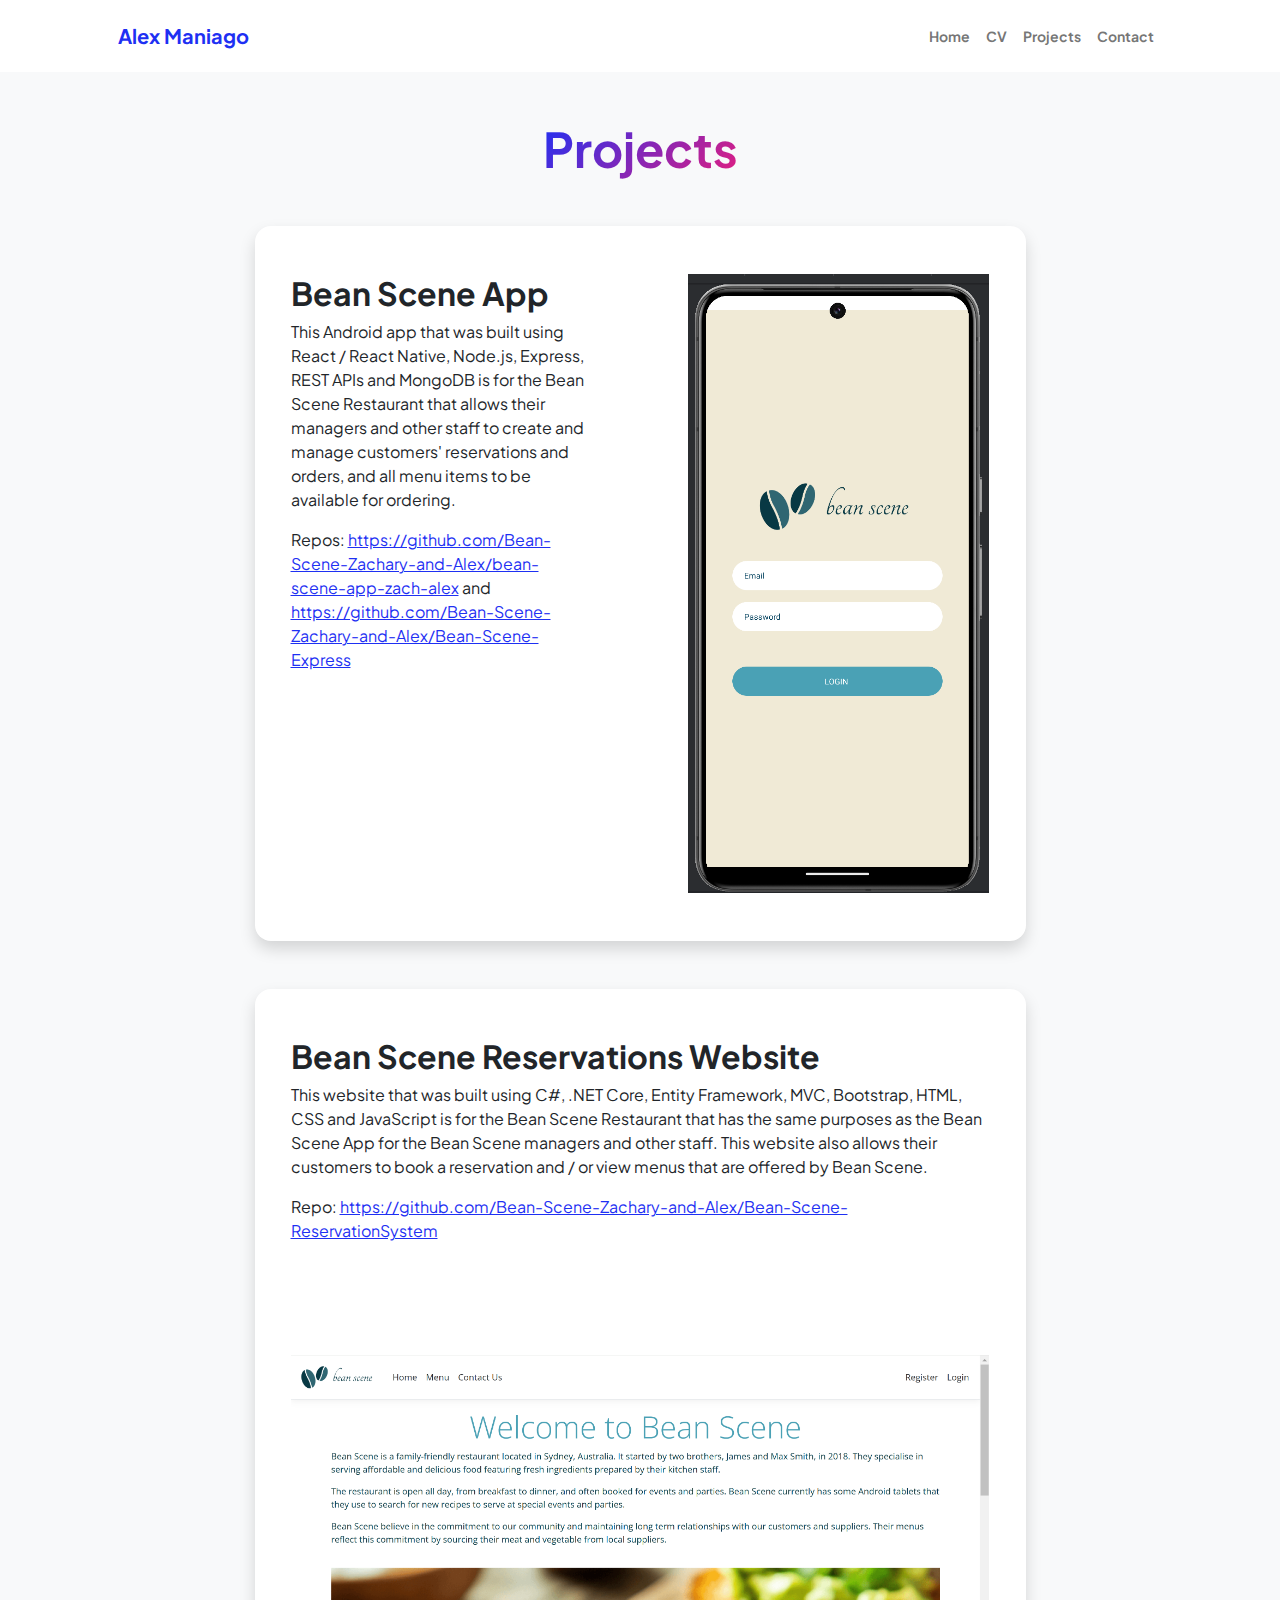
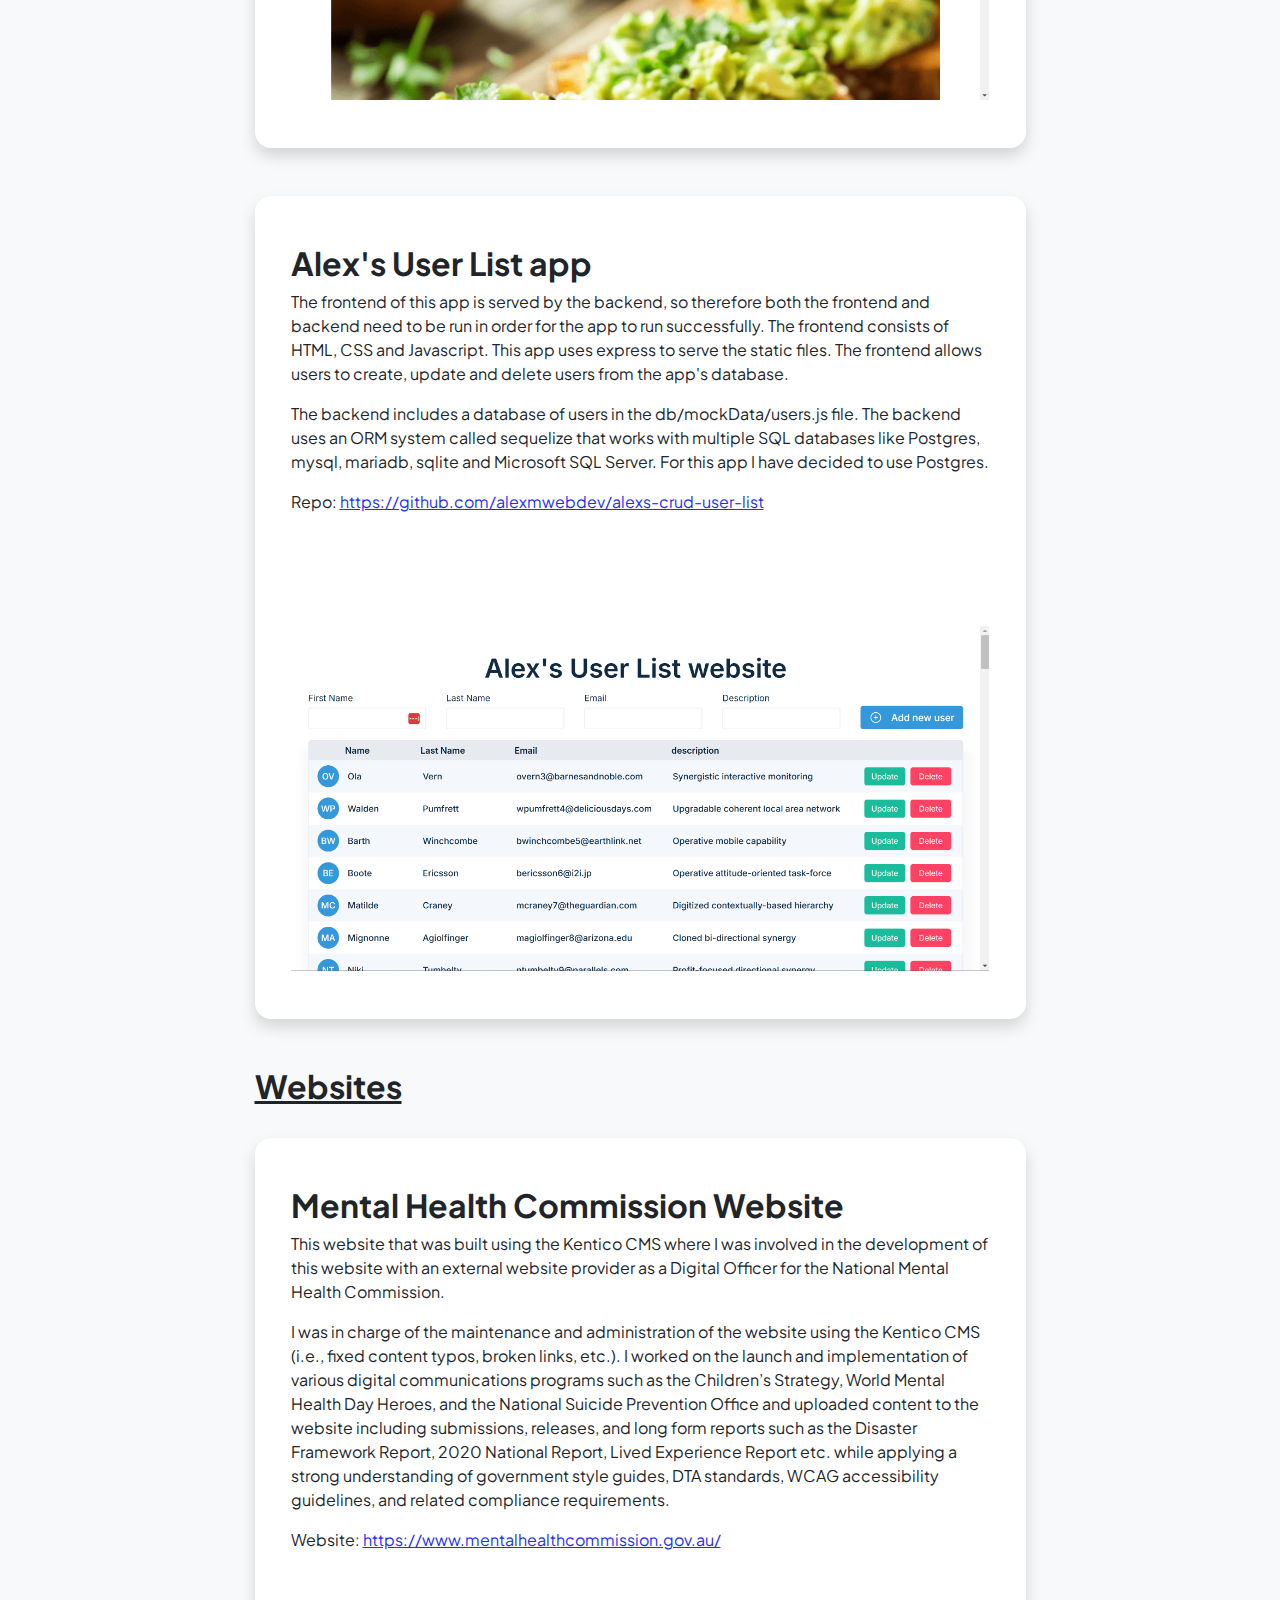
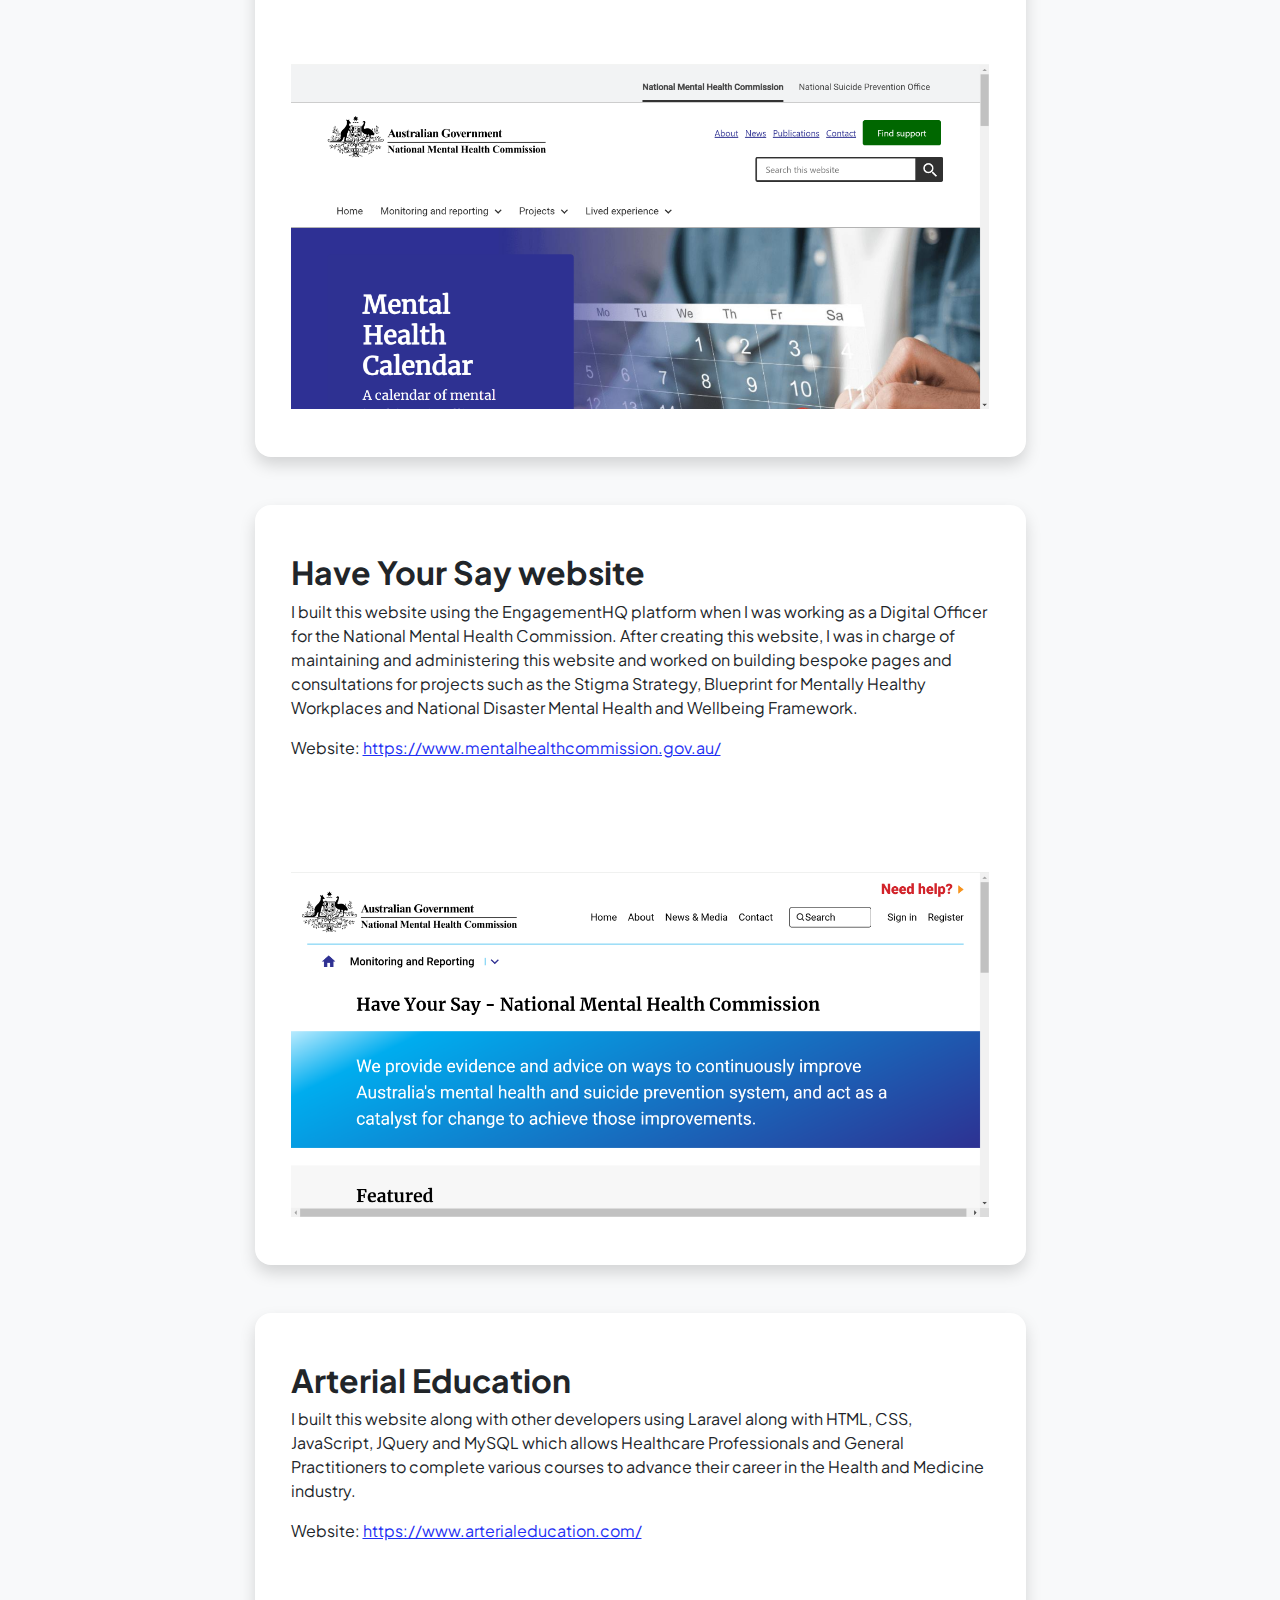
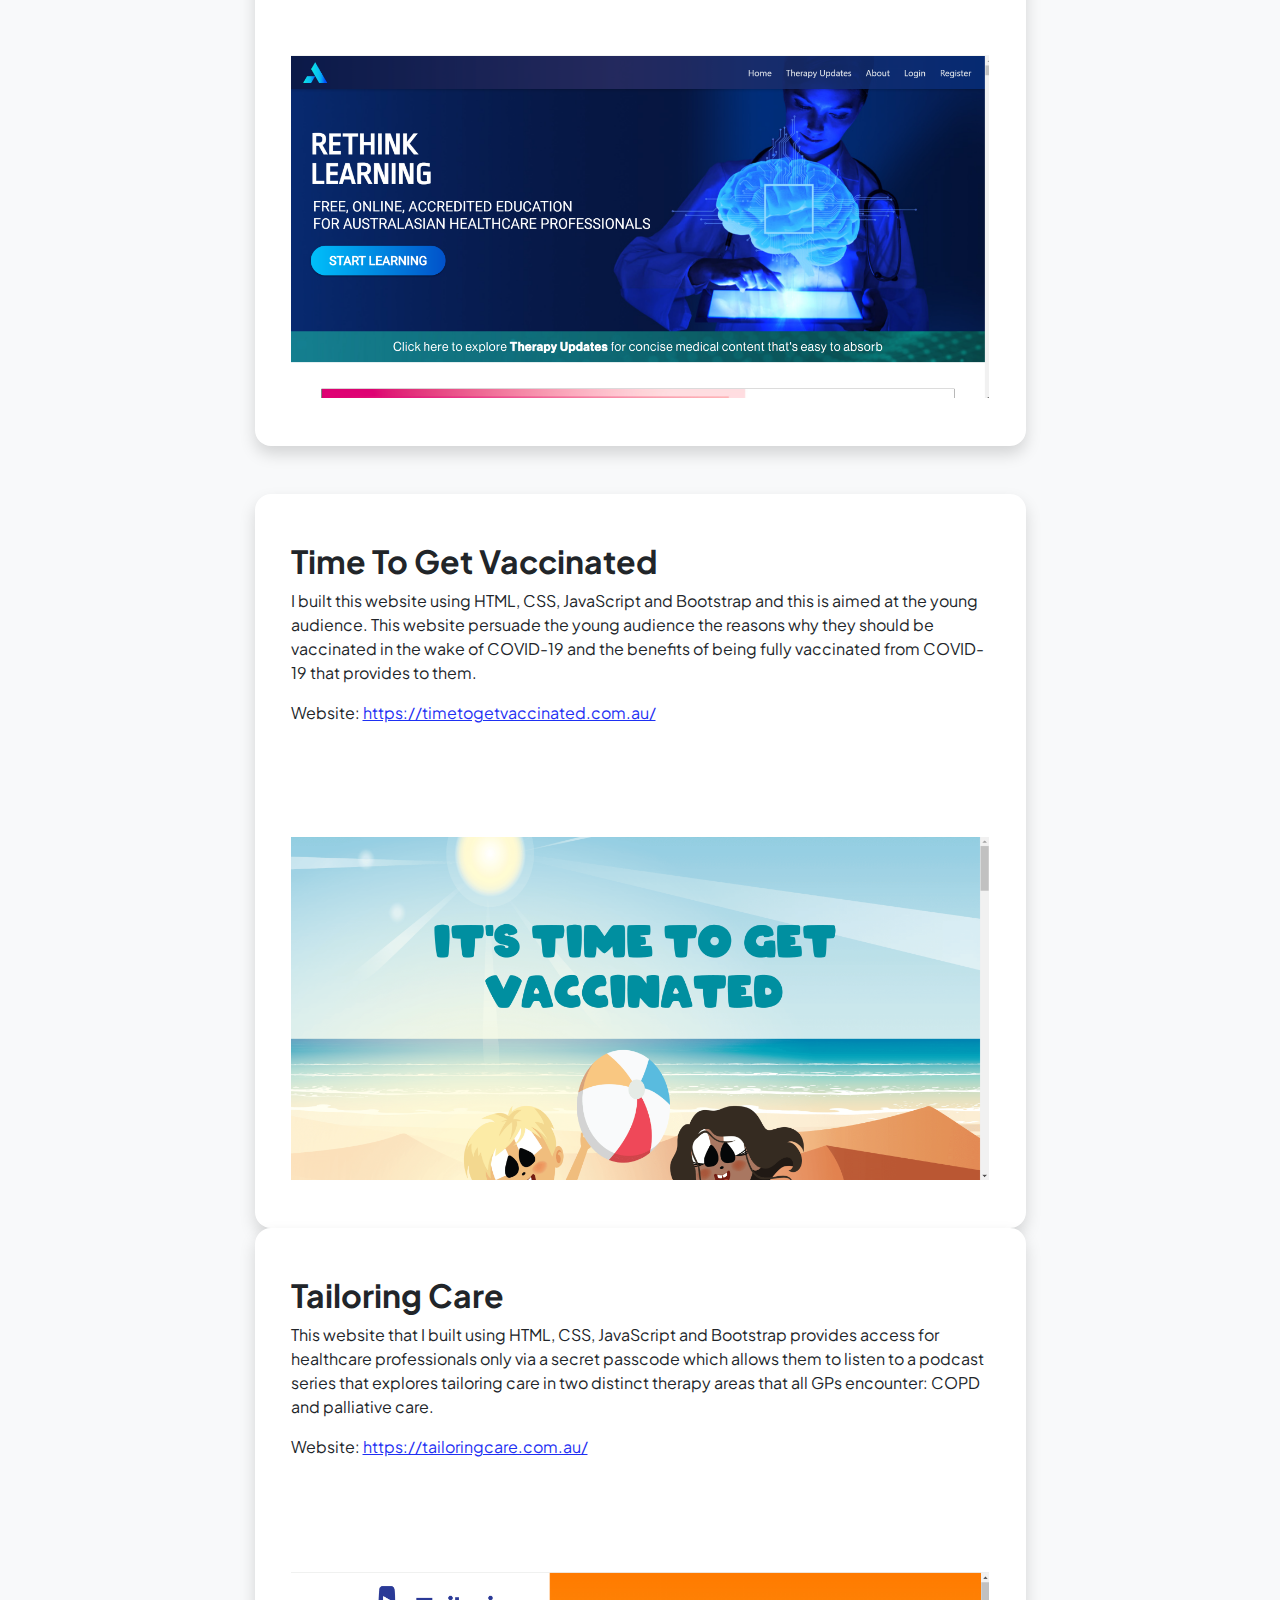
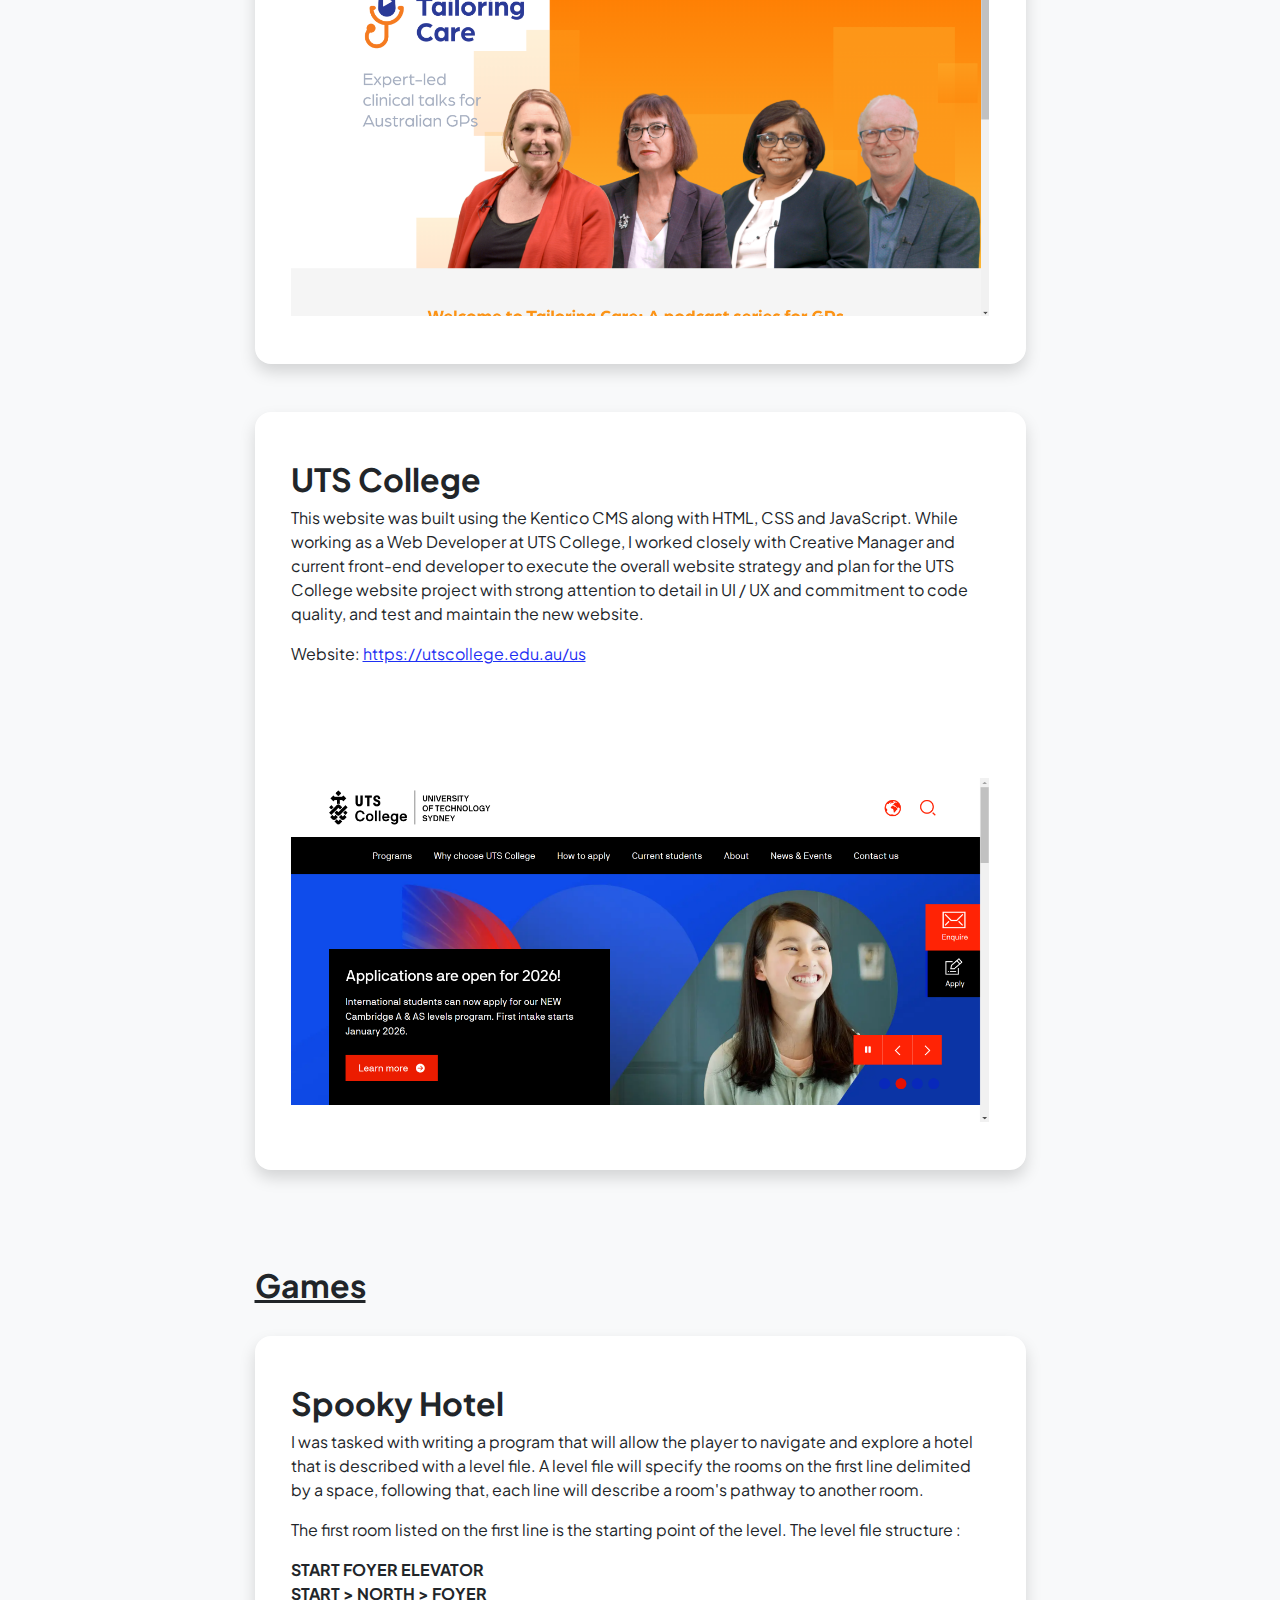
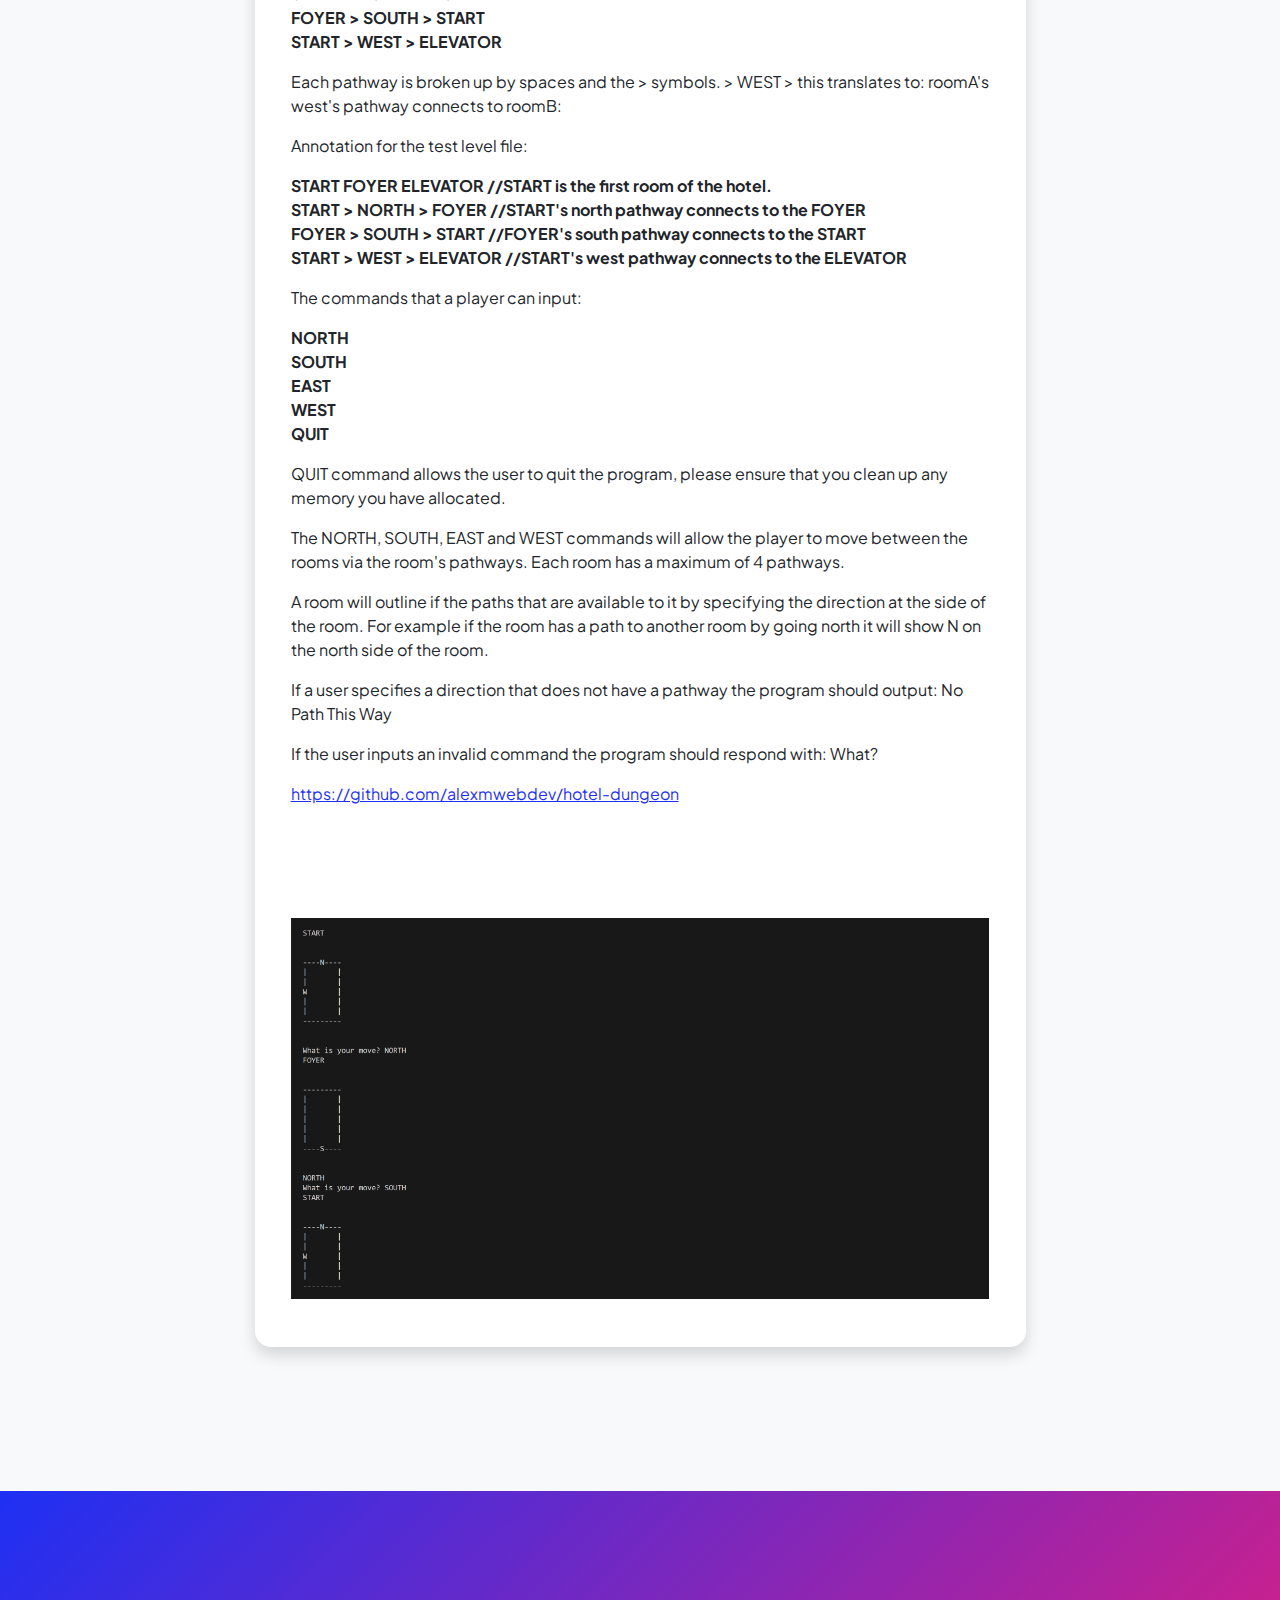
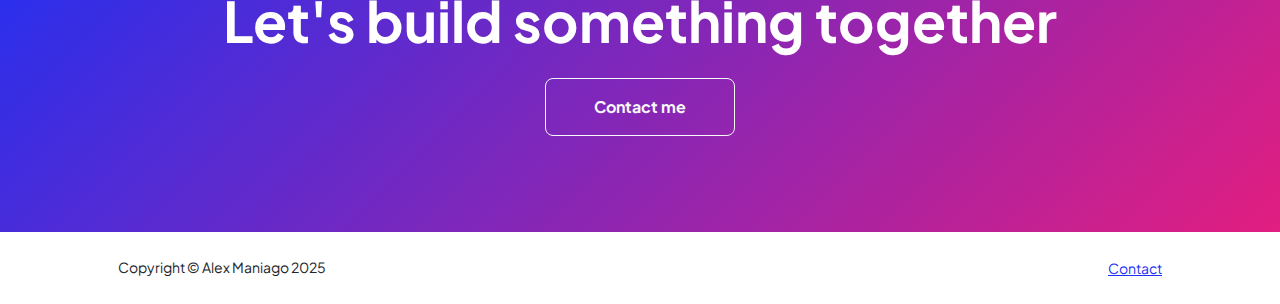
<file: projects.html>
<!DOCTYPE html>
<html lang="en">
    <head>
        <meta charset="utf-8" />
        <meta name="viewport" content="width=device-width, initial-scale=1, shrink-to-fit=no" />
        <meta name="description" content="" />
        <meta name="author" content="" />
        <title>Alex Maniago Portfolio Website</title>
        <!-- Favicon-->
        <link rel="icon" type="image/x-icon" href="assets/favicon.ico" />
        <!-- Custom Google font-->
        <link rel="preconnect" href="https://fonts.googleapis.com" />
        <link rel="preconnect" href="https://fonts.gstatic.com" crossorigin />
        <link href="https://fonts.googleapis.com/css2?family=Plus+Jakarta+Sans:wght@100;200;300;400;500;600;700;800;900&amp;display=swap" rel="stylesheet" />
        <!-- Bootstrap icons-->
        <link href="https://cdn.jsdelivr.net/npm/bootstrap-icons@1.8.1/font/bootstrap-icons.css" rel="stylesheet" />
        <!-- Core theme CSS (includes Bootstrap)-->
        <link href="css/styles.css" rel="stylesheet" />
    </head>
    <body class="d-flex flex-column h-100 bg-light">
        <main class="flex-shrink-0">
            <!-- Navigation-->
            <nav class="navbar navbar-expand-lg navbar-light bg-white py-3">
                <div class="container px-5">
                    <a class="navbar-brand" href="index.html"><span class="fw-bolder text-primary">Alex Maniago</span></a>
                    <button class="navbar-toggler" type="button" data-bs-toggle="collapse" data-bs-target="#navbarSupportedContent" aria-controls="navbarSupportedContent" aria-expanded="false" aria-label="Toggle navigation"><span class="navbar-toggler-icon"></span></button>
                    <div class="collapse navbar-collapse" id="navbarSupportedContent">
                        <ul class="navbar-nav ms-auto mb-2 mb-lg-0 small fw-bolder">
                            <li class="nav-item"><a class="nav-link" href="index.html">Home</a></li>
                            <li class="nav-item"><a class="nav-link" href="cv.html">CV</a></li>
                            <li class="nav-item"><a class="nav-link" href="projects.html">Projects</a></li>
                            <li class="nav-item"><a class="nav-link" href="contact.html">Contact</a></li>
                        </ul>
                    </div>
                </div>
            </nav>
            <!-- Projects Section-->
            <section class="py-5">
                <div class="container px-5 mb-5">
                    <div class="text-center mb-5">
                        <h1 class="display-5 fw-bolder mb-0"><span class="text-gradient d-inline">Projects</span></h1>
                    </div>
                    <div class="row gx-5 justify-content-center">
                        <div class="col-lg-11 col-xl-9 col-xxl-8">
                            <!-- Project Card 1-->
                            <div class="card overflow-hidden shadow rounded-4 border-0 mb-5">
                                <div class="card-body p-0">
                                    <div class="d-flex align-items-center">
                                        <div class="row">
                                            <div class="p-5 col-md-6">
                                                <h2 class="fw-bolder">Bean Scene App</h2>
                                                <p>This Android app that was built using React / React Native, Node.js, Express, REST APIs and MongoDB is for the Bean Scene Restaurant that allows their managers and other staff to create and manage customers' reservations and orders, and all menu items to be available for ordering.</p>
                                                <p>Repos: <a href="https://github.com/Bean-Scene-Zachary-and-Alex/bean-scene-app-zach-alex">https://github.com/Bean-Scene-Zachary-and-Alex/bean-scene-app-zach-alex</a> and <a href="https://github.com/Bean-Scene-Zachary-and-Alex/Bean-Scene-Express">https://github.com/Bean-Scene-Zachary-and-Alex/Bean-Scene-Express</a> </p>
                                            </div>
                                            <div class="p-5 col-md-6">
                                                <img class="img-fluid" src="assets/bean-scene-app.png" alt="Bean Scene App" />
                                            </div>
                                        </div>
                                    </div>
                                </div>
                            </div>
                            <!-- Project Card 2-->
                            <div class="card overflow-hidden shadow rounded-4 border-0 mb-5">
                                <div class="card-body p-0">
                                    <div class="d-flex align-items-center">
                                        <div class="row">
                                            <div class="p-5 col-md-12">
                                                <h2 class="fw-bolder">Bean Scene Reservations Website</h2>
                                                <p>This website that was built using C#, .NET Core, Entity Framework, MVC, Bootstrap, HTML, CSS and JavaScript is for the Bean Scene Restaurant that has the same purposes as the Bean Scene App for the Bean Scene managers and other staff. This website also allows their customers to book a reservation and / or view menus that are offered by Bean Scene.</p>
                                                <p>Repo: <a href="https://github.com/Bean-Scene-Zachary-and-Alex/Bean-Scene-ReservationSystem">https://github.com/Bean-Scene-Zachary-and-Alex/Bean-Scene-ReservationSystem</a> </p>
                                            </div>
                                            <div class="p-5 col-md-12">
                                                <img class="img-fluid" src="assets/bean-scene-website.png" alt="Bean Scene Reservations Website" />
                                            </div>
                                        </div>
                                    </div>
                                </div>
                            </div>
                            <!-- Project Card 3-->
                            <div class="card overflow-hidden shadow rounded-4 border-0">
                                <div class="card-body p-0">
                                    <div class="d-flex align-items-center">
                                        <div class="row">
                                            <div class="p-5 col-md-12">
                                                <h2 class="fw-bolder">Alex's User List app</h2>
                                                <p>The frontend of this app is served by the backend, so therefore both the frontend and backend need to be run in order for the app to run successfully. The frontend consists of HTML, CSS and Javascript. This app uses express to serve the static files. The frontend allows users to create, update and delete users from the app's database.</p>
                                                <p>The backend includes a database of users in the db/mockData/users.js file. The backend uses an ORM system called sequelize that works with multiple SQL databases like Postgres, mysql, mariadb, sqlite and Microsoft SQL Server. For this app I have decided to use Postgres.</p>
                                                <p>Repo: <a href="https://github.com/alexmwebdev/alexs-crud-user-list">https://github.com/alexmwebdev/alexs-crud-user-list</a> </p>
                                            </div>
                                            <div class="p-5 col-md-12">
                                                <img class="img-fluid" src="assets/alexs-crud-app.png" alt="Alex's User List website" />
                                            </div>
                                        </div>
                                    </div>
                                </div>
                            </div>
                            <br/>
                            <br/>
                            <h2 class="fw-bolder"><u>Websites</u></h2>
                            <br/>
                            <!-- Project Card 3-->
                             
                            <div class="card overflow-hidden shadow rounded-4 border-0 mb-5">
                                <div class="card-body p-0">
                                    <div class="d-flex align-items-center">
                                        <div class="row">
                                            <div class="p-5 col-md-12">
                                                <h2 class="fw-bolder">Mental Health Commission Website</h2>
                                                <p>This website that was built using the Kentico CMS where I was involved in the development of this website with an external website provider as a Digital Officer for the National Mental Health Commission.</p>
                                                <p>I was in charge of the maintenance and administration of the website using the Kentico CMS (i.e., fixed content typos, broken links, etc.). I worked on the launch and implementation of various digital communications programs such as the Children’s Strategy, World Mental Health Day Heroes, and the National Suicide Prevention Office and uploaded content to the website including submissions, releases, and long form reports such as the Disaster Framework Report, 2020 National Report, Lived Experience Report etc. while applying a strong understanding of government style guides, DTA standards, WCAG accessibility guidelines, and related compliance requirements.
                                                    </p>
                                                <p>Website: <a href="https://www.mentalhealthcommission.gov.au/">https://www.mentalhealthcommission.gov.au/</a> </p>
                                            </div>
                                            <div class="p-5 col-md-12">
                                                <img class="img-fluid" src="assets/mentalhealthcommission.png" alt="Mental Health Commission" />
                                            </div>
                                        </div>
                                    </div>
                                </div>
                            </div>
                            <!-- Project Card 4-->
                            
                            <div class="card overflow-hidden shadow rounded-4 border-0 mb-5">
                                <div class="card-body p-0">
                                    <div class="d-flex align-items-center">
                                        <div class="row">
                                            <div class="p-5 col-md-12">
                                                <h2 class="fw-bolder">Have Your Say website</h2>
                                                <p>I built this website using the EngagementHQ platform when I was working as a Digital Officer for the National Mental Health Commission. After creating this website, I was in charge of maintaining and administering this website and worked on building bespoke pages and consultations for projects such as the Stigma Strategy, Blueprint for Mentally Healthy Workplaces and National Disaster Mental Health and Wellbeing Framework.</p>
                                                <p>Website: <a href="https://www.mentalhealthcommission.gov.au/">https://www.mentalhealthcommission.gov.au/</a> </p>
                                            </div>
                                            <div class="p-5 col-md-12">
                                                <img class="img-fluid" src="assets/haveyoursay.png" alt="Have Your Say Website" />
                                            </div>
                                        </div>
                                    </div>
                                </div>
                            </div>
                        
                            <!-- Project Card 5-->
                             <!--
                            <div class="card overflow-hidden shadow rounded-4 border-0 mb-5">
                                <div class="card-body p-0">
                                    <div class="d-flex align-items-center">
                                        <div class="row">
                                            <div class="p-5 col-md-12">
                                                <h2 class="fw-bolder">Travel Medicine Clinical Guidelines Website</h2>
                                                <p>Website: <a href="https://www.travelmedicineguidelinesanz.org/">https://www.travelmedicineguidelinesanz.org/</a> </p>
                                            </div>
                                            <div class="p-5 col-md-12">
                                                <img class="img-fluid" src="assets/travelmedicineclinicalguidelines.png" alt="Travel Medicine Clinical Guidelines Website" />
                                            </div>
                                        </div>
                                    </div>
                                </div>
                            </div>-->
                             <!-- Project Card 6-->
                             <div class="card overflow-hidden shadow rounded-4 border-0 mb-5">
                                <div class="card-body p-0">
                                    <div class="d-flex align-items-center">
                                        <div class="row">
                                            <div class="p-5 col-md-12">
                                                <h2 class="fw-bolder">Arterial Education</h2>
                                                <p>I built this website along with other developers using Laravel along with HTML, CSS, JavaScript, JQuery and MySQL which allows Healthcare Professionals and General Practitioners to complete various courses to advance their career in the Health and Medicine industry.</p>
                                                <p>Website: <a href="https://www.arterialeducation.com/">https://www.arterialeducation.com/</a> </p>
                                            </div>
                                            <div class="p-5 col-md-12">
                                                <img class="img-fluid" src="assets/arterialeducation.png" alt="Arterial Education" />
                                            </div>
                                        </div>
                                    </div>
                                </div>
                            </div>
                            <!-- Project Card 7-->
                            <div class="card overflow-hidden shadow rounded-4 border-0 mb-50">
                                <div class="card-body p-0">
                                    <div class="d-flex align-items-center">
                                        <div class="row">
                                            <div class="p-5 col-md-12">
                                                <h2 class="fw-bolder">Time To Get Vaccinated</h2>
                                                <p>I built this website using HTML, CSS, JavaScript and Bootstrap and this is aimed at the young audience. This website persuade the young audience the reasons why they should be vaccinated in the wake of COVID-19 and the benefits of being fully vaccinated from COVID-19 that provides to them.</p>
                                                <p>Website: <a href="https://timetogetvaccinated.com.au/">https://timetogetvaccinated.com.au/</a> </p>
                                            </div>
                                            <div class="p-5 col-md-12">
                                                <img class="img-fluid" src="assets/timetogetvaccinated.png" alt="Time To Get Vaccinated" />
                                            </div>
                                        </div>
                                    </div>
                                </div>
                            </div>
                            <!-- Project Card 8-->
                            <div class="card overflow-hidden shadow rounded-4 border-0 mb-5">
                                <div class="card-body p-0">
                                    <div class="d-flex align-items-center">
                                        <div class="row">
                                            <div class="p-5 col-md-12">
                                                <h2 class="fw-bolder">Tailoring Care</h2>
                                                <p>This website that I built using HTML, CSS, JavaScript and Bootstrap provides access for healthcare professionals only via a secret passcode which allows them to listen to a podcast series that explores tailoring care in two distinct therapy areas that all GPs encounter: COPD and palliative care.</p>
                                                <p>Website: <a href="https://tailoringcare.com.au/">https://tailoringcare.com.au/</a> </p>
                                            </div>
                                            <div class="p-5 col-md-12">
                                                <img class="img-fluid" src="assets/tailoringcare.png" alt="Tailoring Care" />
                                            </div>
                                        </div>
                                    </div>
                                </div>
                            </div>
                            <!-- Project Card 9-->
                            <div class="card overflow-hidden shadow rounded-4 border-0 mb-5">
                                <div class="card-body p-0">
                                    <div class="d-flex align-items-center">
                                        <div class="row">
                                            <div class="p-5 col-md-12">
                                                <h2 class="fw-bolder">UTS College</h2>
                                                <p>This website was built using the Kentico CMS along with HTML, CSS and JavaScript. While working as a Web Developer at UTS College, I worked closely with Creative Manager and current front-end developer to execute the overall website strategy and plan for the UTS College website project with strong attention to detail in UI / UX and commitment to code quality, and test and maintain the new website.</p>
                                                <p>Website: <a href="https://utscollege.edu.au/us">https://utscollege.edu.au/us</a> </p>
                                            </div>
                                            <div class="p-5 col-md-12">
                                                <img class="img-fluid" src="assets/utscollege.png" alt="UTS College" />
                                            </div>
                                        </div>
                                    </div>
                                </div>
                            </div>
                            <br/>
                            <br/>
                            <h2 class="fw-bolder"><u>Games</u></h2>
                            <br/>
                            <!-- Project Card 10-->
                            <div class="card overflow-hidden shadow rounded-4 border-0 mb-5">
                                <div class="card-body p-0">
                                    <div class="d-flex align-items-center">
                                        <div class="row">
                                            <div class="p-5 col-md-12">
                                                <h2 class="fw-bolder">Spooky Hotel</h2>
                                                <p>I was tasked with writing a program that will allow the player to navigate and explore a hotel that is described with a level file. A level file will specify the rooms on the first line delimited by a space, following that, each line will describe a room's pathway to another room.</p>
                                                <p>The first room listed on the first line is the starting point of the level. The level file structure :</p>
                                                <p><strong>START FOYER ELEVATOR <br/>
                                                START > NORTH > FOYER <br/>
                                                FOYER > SOUTH > START <br/> 
                                                START > WEST > ELEVATOR</strong></p>
                                                <p>Each pathway is broken up by spaces and the > symbols. <roomA> > WEST > <roomB> this translates to: roomA's west's pathway connects to roomB:</p>
                                                <p>Annotation for the test level file:</p>
                                                <p><strong>START FOYER ELEVATOR //START is the first room of the hotel. <br/>
                                                START > NORTH > FOYER //START's north pathway connects to the FOYER <br/>
                                                FOYER > SOUTH > START //FOYER's south pathway connects to the START <br/> 
                                                START > WEST > ELEVATOR //START's west pathway connects to the ELEVATOR</strong></p>
                                                <p>The commands that a player can input:</p>
                                                <p><strong>
                                                NORTH <br/>
                                                SOUTH <br/>
                                                EAST <br/>
                                                WEST <br/>
                                                QUIT <br/>
                                                </strong></p>
                                                <p>QUIT command allows the user to quit the program, please ensure that you clean up any memory you have allocated.</p>
                                                <p>The NORTH, SOUTH, EAST and WEST commands will allow the player to move between the rooms via the room's pathways. Each room has a maximum of 4 pathways.</p>
                                                <p>A room will outline if the paths that are available to it by specifying the direction at the side of the room. For example if the room has a path to another room by going north it will show N on the north side of the room.</p>
                                                <p>If a user specifies a direction that does not have a pathway the program should output: No Path This Way</p>
                                                <p>If the user inputs an invalid command the program should respond with: What?</p>
                                                <p><a href="https://github.com/alexmwebdev/hotel-dungeon">https://github.com/alexmwebdev/hotel-dungeon</a></p>
                                            </div>
                                            <div class="p-5 col-md-12">
                                                <img class="img-fluid" src="assets/spooky-hotel.png" alt="Spooky Hotel" />
                                            </div>
                                        </div>
                                    </div>
                                </div>
                            </div>
                        </div>
                    </div>
                </div>
            </section>
            <!-- Call to action section-->
            <section class="py-5 bg-gradient-primary-to-secondary text-white">
                <div class="container px-5 my-5">
                    <div class="text-center">
                        <h2 class="display-4 fw-bolder mb-4">Let's build something together</h2>
                        <a class="btn btn-outline-light btn-lg px-5 py-3 fs-6 fw-bolder" href="contact.html">Contact me</a>
                    </div>
                </div>
            </section>
        </main>
        <!-- Footer-->
        <footer class="bg-white py-4 mt-auto">
            <div class="container px-5">
                <div class="row align-items-center justify-content-between flex-column flex-sm-row">
                    <div class="col-auto"><div class="small m-0">Copyright &copy; Alex Maniago 2025</div></div>
                    <div class="col-auto">
                        <a class="small" href="#!">Contact</a>
                    </div>
                </div>
            </div>
        </footer>
        <!-- Bootstrap core JS-->
        <script src="https://cdn.jsdelivr.net/npm/bootstrap@5.2.3/dist/js/bootstrap.bundle.min.js"></script>
        <!-- Core theme JS-->
        <script src="js/scripts.js"></script>
    </body>
</html>
</file>
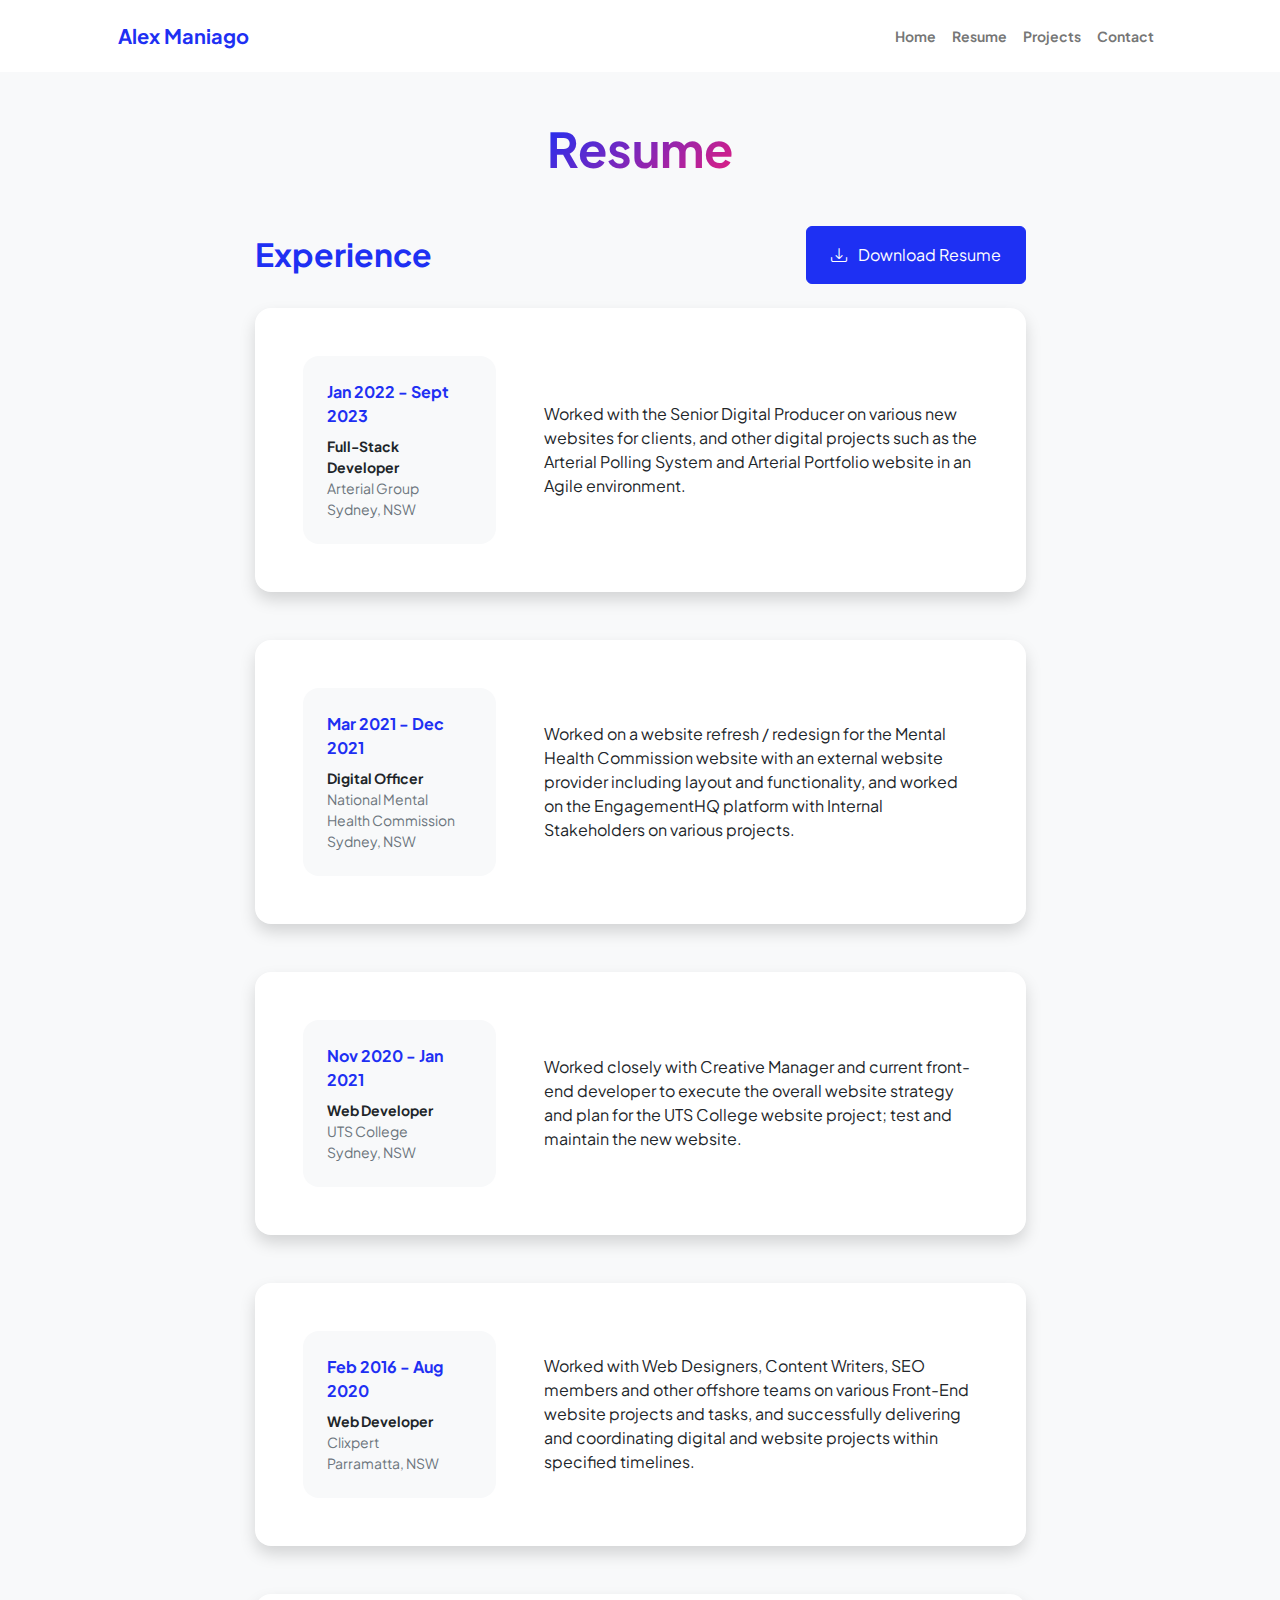
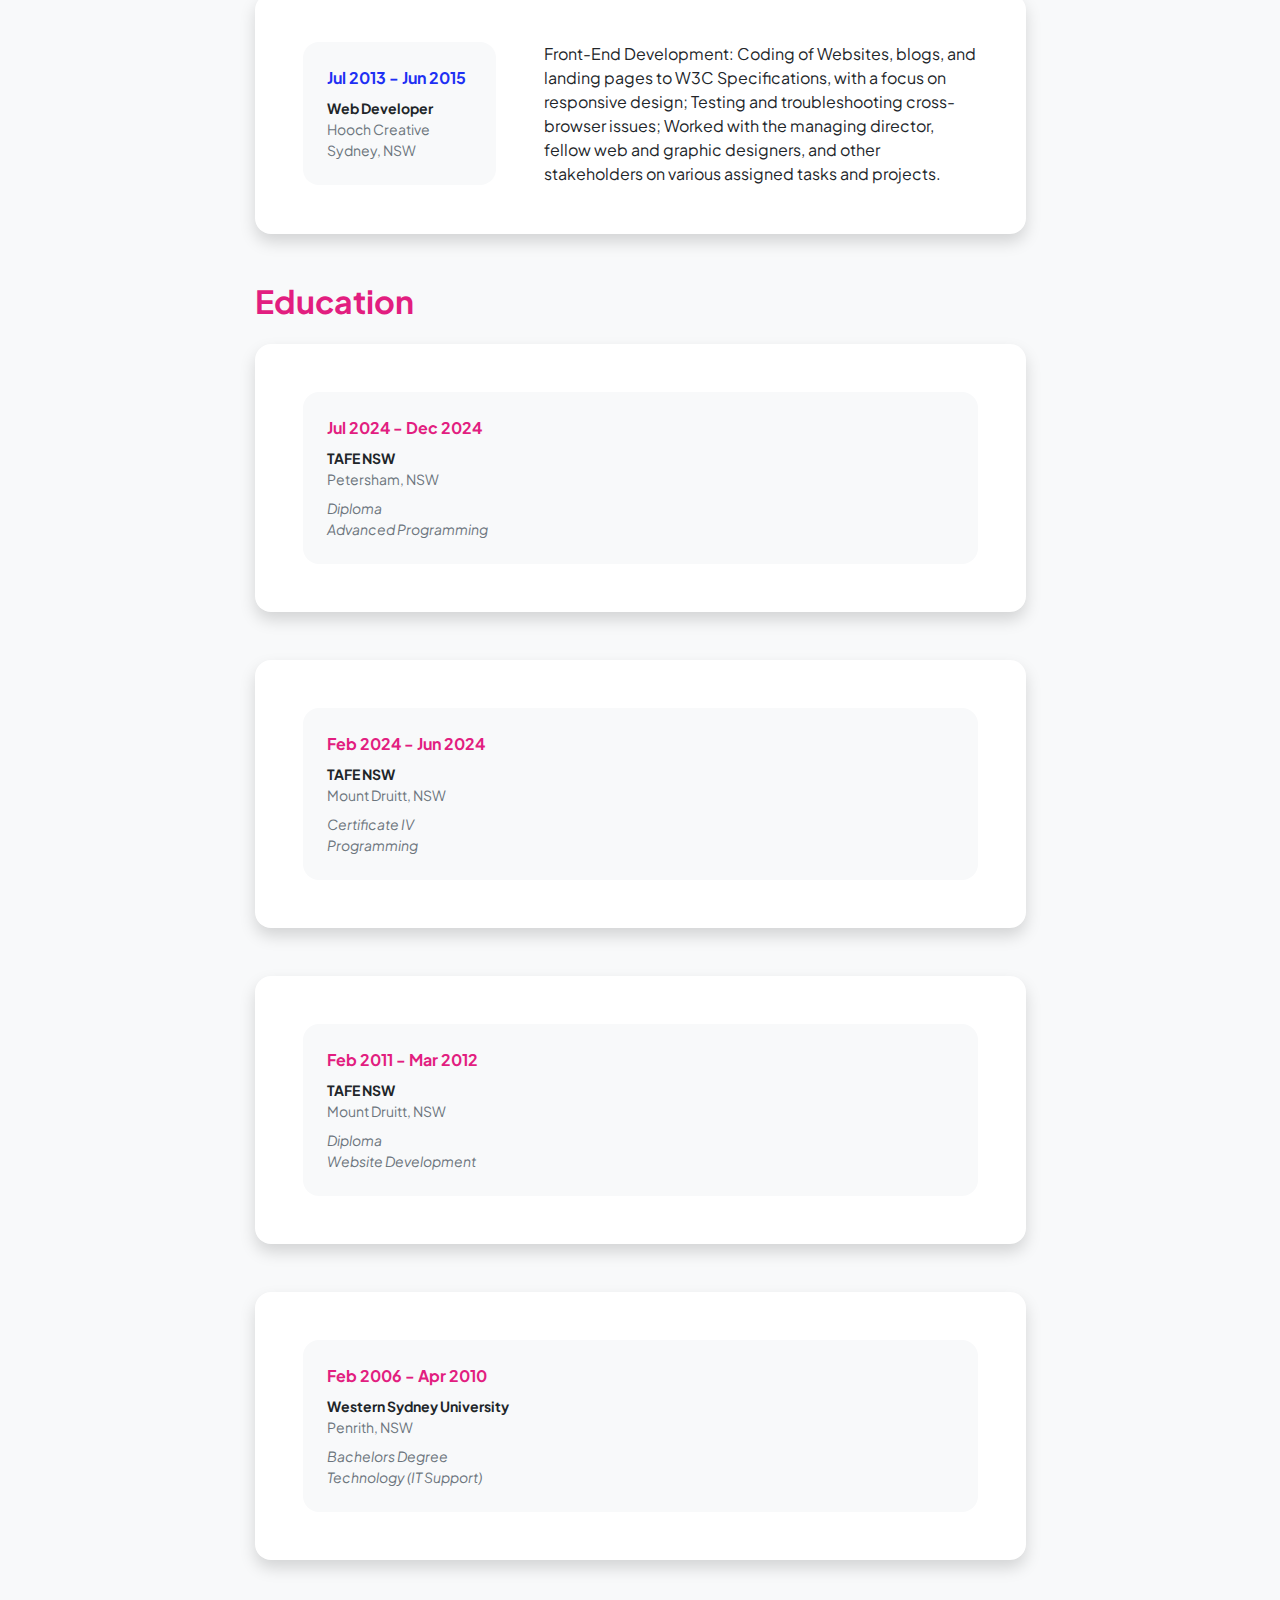
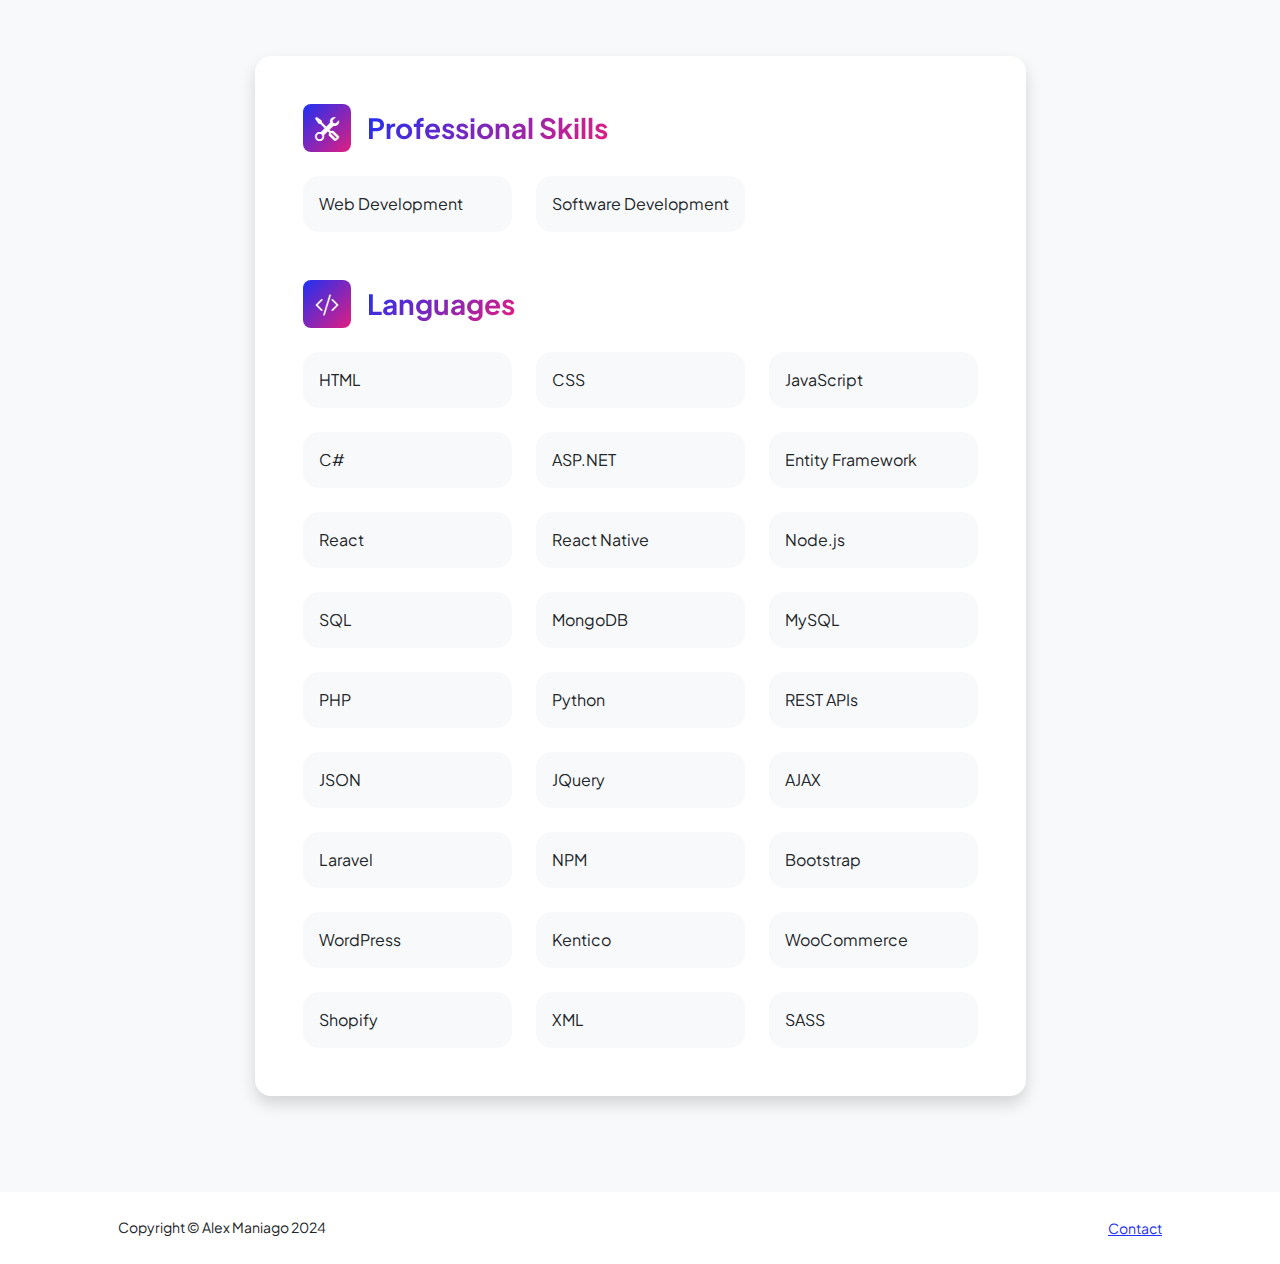
<file: resume.html>
<!DOCTYPE html>
<html lang="en">
    <head>
        <meta charset="utf-8" />
        <meta name="viewport" content="width=device-width, initial-scale=1, shrink-to-fit=no" />
        <meta name="description" content="" />
        <meta name="author" content="" />
        <title>Alex Maniago Portfolio Website</title>
        <!-- Favicon-->
        <link rel="icon" type="image/x-icon" href="assets/favicon.ico" />
        <!-- Custom Google font-->
        <link rel="preconnect" href="https://fonts.googleapis.com" />
        <link rel="preconnect" href="https://fonts.gstatic.com" crossorigin />
        <link href="https://fonts.googleapis.com/css2?family=Plus+Jakarta+Sans:wght@100;200;300;400;500;600;700;800;900&amp;display=swap" rel="stylesheet" />
        <!-- Bootstrap icons-->
        <link href="https://cdn.jsdelivr.net/npm/bootstrap-icons@1.8.1/font/bootstrap-icons.css" rel="stylesheet" />
        <!-- Core theme CSS (includes Bootstrap)-->
        <link href="css/styles.css" rel="stylesheet" />
    </head>
    <body class="d-flex flex-column h-100 bg-light">
        <main class="flex-shrink-0">
            <!-- Navigation-->
            <nav class="navbar navbar-expand-lg navbar-light bg-white py-3">
                <div class="container px-5">
                    <a class="navbar-brand" href="index.html"><span class="fw-bolder text-primary">Alex Maniago</span></a>
                    <button class="navbar-toggler" type="button" data-bs-toggle="collapse" data-bs-target="#navbarSupportedContent" aria-controls="navbarSupportedContent" aria-expanded="false" aria-label="Toggle navigation"><span class="navbar-toggler-icon"></span></button>
                    <div class="collapse navbar-collapse" id="navbarSupportedContent">
                        <ul class="navbar-nav ms-auto mb-2 mb-lg-0 small fw-bolder">
                            <li class="nav-item"><a class="nav-link" href="index.html">Home</a></li>
                            <li class="nav-item"><a class="nav-link" href="resume.html">Resume</a></li>
                            <li class="nav-item"><a class="nav-link" href="projects.html">Projects</a></li>
                            <li class="nav-item"><a class="nav-link" href="contact.html">Contact</a></li>
                        </ul>
                    </div>
                </div>
            </nav>
            <!-- Page Content-->
            <div class="container px-5 my-5">
                <div class="text-center mb-5">
                    <h1 class="display-5 fw-bolder mb-0"><span class="text-gradient d-inline">Resume</span></h1>
                </div>
                <div class="row gx-5 justify-content-center">
                    <div class="col-lg-11 col-xl-9 col-xxl-8">
                        <!-- Experience Section-->
                        <section>
                            <div class="d-flex align-items-center justify-content-between mb-4">
                                <h2 class="text-primary fw-bolder mb-0">Experience</h2>
                                <!-- Download resume button-->
                                <!-- Note: Set the link href target to a PDF file within your project-->
                                <a class="btn btn-primary px-4 py-3" href="#!">
                                    <div class="d-inline-block bi bi-download me-2"></div>
                                    Download Resume
                                </a>
                            </div>
                            <!-- Experience Card 1-->
                            <div class="card shadow border-0 rounded-4 mb-5">
                                <div class="card-body p-5">
                                    <div class="row align-items-center gx-5">
                                        <div class="col text-center text-lg-start mb-4 mb-lg-0">
                                            <div class="bg-light p-4 rounded-4">
                                                <div class="text-primary fw-bolder mb-2">Jan 2022 - Sept 2023</div>
                                                <div class="small fw-bolder">Full-Stack Developer</div>
                                                <div class="small text-muted">Arterial Group</div>
                                                <div class="small text-muted">Sydney, NSW</div>
                                            </div>
                                        </div>
                                        <div class="col-lg-8"><div>Worked with the Senior Digital Producer on various new websites for clients, and other digital projects such as the Arterial Polling System and Arterial Portfolio website in an Agile environment.</div></div>
                                    </div>
                                </div>
                            </div>
                            <!-- Experience Card 2-->
                            <div class="card shadow border-0 rounded-4 mb-5">
                                <div class="card-body p-5">
                                    <div class="row align-items-center gx-5">
                                        <div class="col text-center text-lg-start mb-4 mb-lg-0">
                                            <div class="bg-light p-4 rounded-4">
                                                <div class="text-primary fw-bolder mb-2">Mar 2021 - Dec 2021</div>
                                                <div class="small fw-bolder">Digital Officer</div>
                                                <div class="small text-muted">National Mental Health Commission</div>
                                                <div class="small text-muted">Sydney, NSW</div>
                                            </div>
                                        </div>
                                        <div class="col-lg-8"><div>Worked on a website refresh / redesign for the Mental Health Commission website with an external website provider including layout and functionality, and worked on the EngagementHQ platform with Internal Stakeholders on various projects.</div></div>
                                    </div>
                                </div>
                            </div>
                            <!-- Experience Card 3-->
                            <div class="card shadow border-0 rounded-4 mb-5">
                                <div class="card-body p-5">
                                    <div class="row align-items-center gx-5">
                                        <div class="col text-center text-lg-start mb-4 mb-lg-0">
                                            <div class="bg-light p-4 rounded-4">
                                                <div class="text-primary fw-bolder mb-2">Nov 2020 - Jan 2021</div>
                                                <div class="small fw-bolder">Web Developer</div>
                                                <div class="small text-muted">UTS College</div>
                                                <div class="small text-muted">Sydney, NSW</div>
                                            </div>
                                        </div>
                                        <div class="col-lg-8"><div>Worked closely with Creative Manager and current front-end developer to execute the overall website strategy and plan for the UTS College website project; test and maintain the new website.</div></div>
                                    </div>
                                </div>
                            </div>
                            <!-- Experience Card 4-->
                            <div class="card shadow border-0 rounded-4 mb-5">
                                <div class="card-body p-5">
                                    <div class="row align-items-center gx-5">
                                        <div class="col text-center text-lg-start mb-4 mb-lg-0">
                                            <div class="bg-light p-4 rounded-4">
                                                <div class="text-primary fw-bolder mb-2">Feb 2016 - Aug 2020</div>
                                                <div class="small fw-bolder">Web Developer</div>
                                                <div class="small text-muted">Clixpert</div>
                                                <div class="small text-muted">Parramatta, NSW</div>
                                            </div>
                                        </div>
                                        <div class="col-lg-8"><div>Worked with Web Designers, Content Writers, SEO members and other offshore teams on various Front-End website projects and tasks, and successfully delivering and coordinating digital and website projects within specified timelines.
                                            </div></div>
                                    </div>
                                </div>
                            </div>
                            <!-- Experience Card 5-->
                            <div class="card shadow border-0 rounded-4 mb-5">
                                <div class="card-body p-5">
                                    <div class="row align-items-center gx-5">
                                        <div class="col text-center text-lg-start mb-4 mb-lg-0">
                                            <div class="bg-light p-4 rounded-4">
                                                <div class="text-primary fw-bolder mb-2">Jul 2013 - Jun 2015</div>
                                                <div class="small fw-bolder">Web Developer</div>
                                                <div class="small text-muted">Hooch Creative</div>
                                                <div class="small text-muted">Sydney, NSW</div>
                                            </div>
                                        </div>
                                        <div class="col-lg-8"><div>Front-End Development: Coding of Websites, blogs, and landing pages to W3C Specifications, with a focus on responsive design; Testing and troubleshooting cross-browser issues; Worked with the managing director, fellow web and graphic designers, and other stakeholders on various assigned tasks and projects.</div></div>
                                    </div>
                                </div>
                            </div>
                        </section>
                        <!-- Education Section-->
                        <section>
                            <h2 class="text-secondary fw-bolder mb-4">Education</h2>
                            <!-- Education Card 1-->
                            <div class="card shadow border-0 rounded-4 mb-5">
                                <div class="card-body p-5">
                                    <div class="row align-items-center gx-5">
                                        <div class="col text-center text-lg-start mb-4 mb-lg-0">
                                            <div class="bg-light p-4 rounded-4">
                                                <div class="text-secondary fw-bolder mb-2">Jul 2024 - Dec 2024</div>
                                                <div class="mb-2">
                                                    <div class="small fw-bolder">TAFE NSW</div>
                                                    <div class="small text-muted">Petersham, NSW</div>
                                                </div>
                                                <div class="fst-italic">
                                                    <div class="small text-muted">Diploma</div>
                                                    <div class="small text-muted">Advanced Programming</div>
                                                </div>
                                            </div>
                                        </div>
                                    </div>
                                </div>
                            </div>
                            <!-- Education Card 2-->
                            <div class="card shadow border-0 rounded-4 mb-5">
                                <div class="card-body p-5">
                                    <div class="row align-items-center gx-5">
                                        <div class="col text-center text-lg-start mb-4 mb-lg-0">
                                            <div class="bg-light p-4 rounded-4">
                                                <div class="text-secondary fw-bolder mb-2">Feb 2024 - Jun 2024</div>
                                                <div class="mb-2">
                                                    <div class="small fw-bolder">TAFE NSW</div>
                                                    <div class="small text-muted">Mount Druitt, NSW</div>
                                                </div>
                                                <div class="fst-italic">
                                                    <div class="small text-muted">Certificate IV</div>
                                                    <div class="small text-muted">Programming</div>
                                                </div>
                                            </div>
                                        </div>
                                    </div>
                                </div>
                            </div>
                            <!-- Education Card 3-->
                            <div class="card shadow border-0 rounded-4 mb-5">
                                <div class="card-body p-5">
                                    <div class="row align-items-center gx-5">
                                        <div class="col text-center text-lg-start mb-4 mb-lg-0">
                                            <div class="bg-light p-4 rounded-4">
                                                <div class="text-secondary fw-bolder mb-2">Feb 2011 - Mar 2012</div>
                                                <div class="mb-2">
                                                    <div class="small fw-bolder">TAFE NSW</div>
                                                    <div class="small text-muted">Mount Druitt, NSW</div>
                                                </div>
                                                <div class="fst-italic">
                                                    <div class="small text-muted">Diploma</div>
                                                    <div class="small text-muted">Website Development</div>
                                                </div>
                                            </div>
                                        </div>
                                    </div>
                                </div>
                            </div>
                            <!-- Education Card 4-->
                            <div class="card shadow border-0 rounded-4 mb-5">
                                <div class="card-body p-5">
                                    <div class="row align-items-center gx-5">
                                        <div class="col text-center text-lg-start mb-4 mb-lg-0">
                                            <div class="bg-light p-4 rounded-4">
                                                <div class="text-secondary fw-bolder mb-2">Feb 2006 - Apr 2010</div>
                                                <div class="mb-2">
                                                    <div class="small fw-bolder">Western Sydney University</div>
                                                    <div class="small text-muted">Penrith, NSW</div>
                                                </div>
                                                <div class="fst-italic">
                                                    <div class="small text-muted">Bachelors Degree</div>
                                                    <div class="small text-muted">Technology (IT Support)</div>
                                                </div>
                                            </div>
                                        </div>
                                    </div>
                                </div>
                            </div>
                        </section>
                        <!-- Divider-->
                        <div class="pb-5"></div>
                        <!-- Skills Section-->
                        <section>
                            <!-- Skillset Card-->
                            <div class="card shadow border-0 rounded-4 mb-5">
                                <div class="card-body p-5">
                                    <!-- Professional skills list-->
                                    <div class="mb-5">
                                        <div class="d-flex align-items-center mb-4">
                                            <div class="feature bg-primary bg-gradient-primary-to-secondary text-white rounded-3 me-3"><i class="bi bi-tools"></i></div>
                                            <h3 class="fw-bolder mb-0"><span class="text-gradient d-inline">Professional Skills</span></h3>
                                        </div>
                                        <div class="row row-cols-1 row-cols-md-3 mb-4">
                                            <div class="col mb-6 mb-md-0"><div class="d-flex align-items-center bg-light rounded-4 p-3 h-100">Web Development</div></div>
                                            <div class="col mb-6 mb-md-0"><div class="d-flex align-items-center bg-light rounded-4 p-3 h-100">Software Development</div></div>
                                        </div>
                                    </div>
                                    <!-- Languages list-->
                                    <div class="mb-0">
                                        <div class="d-flex align-items-center mb-4">
                                            <div class="feature bg-primary bg-gradient-primary-to-secondary text-white rounded-3 me-3"><i class="bi bi-code-slash"></i></div>
                                            <h3 class="fw-bolder mb-0"><span class="text-gradient d-inline">Languages</span></h3>
                                        </div>
                                        <div class="row row-cols-1 row-cols-md-3 mb-4">
                                            <div class="col mb-4 mb-md-0"><div class="d-flex align-items-center bg-light rounded-4 p-3 h-100">HTML</div></div>
                                            <div class="col mb-4 mb-md-0"><div class="d-flex align-items-center bg-light rounded-4 p-3 h-100">CSS</div></div>
                                            <div class="col"><div class="d-flex align-items-center bg-light rounded-4 p-3 h-100">JavaScript</div></div>
                                        </div>
                                        <div class="row row-cols-1 row-cols-md-3 mb-4">
                                            <div class="col mb-4 mb-md-0"><div class="d-flex align-items-center bg-light rounded-4 p-3 h-100">C#</div></div>
                                            <div class="col mb-4 mb-md-0"><div class="d-flex align-items-center bg-light rounded-4 p-3 h-100">ASP.NET</div></div>
                                            <div class="col"><div class="d-flex align-items-center bg-light rounded-4 p-3 h-100">Entity Framework</div></div>
                                        </div>
                                        <div class="row row-cols-1 row-cols-md-3 mb-4">
                                            <div class="col mb-4 mb-md-0"><div class="d-flex align-items-center bg-light rounded-4 p-3 h-100">React</div></div>
                                            <div class="col mb-4 mb-md-0"><div class="d-flex align-items-center bg-light rounded-4 p-3 h-100">React Native</div></div>
                                            <div class="col"><div class="d-flex align-items-center bg-light rounded-4 p-3 h-100">Node.js</div></div>
                                        </div>
                                        <div class="row row-cols-1 row-cols-md-3 mb-4">
                                            <div class="col mb-4 mb-md-0"><div class="d-flex align-items-center bg-light rounded-4 p-3 h-100">SQL</div></div>
                                            <div class="col mb-4 mb-md-0"><div class="d-flex align-items-center bg-light rounded-4 p-3 h-100">MongoDB</div></div>
                                            <div class="col"><div class="d-flex align-items-center bg-light rounded-4 p-3 h-100">MySQL</div></div>
                                        </div>
                                        <div class="row row-cols-1 row-cols-md-3 mb-4">
                                            <div class="col mb-4 mb-md-0"><div class="d-flex align-items-center bg-light rounded-4 p-3 h-100">PHP</div></div>
                                            <div class="col mb-4 mb-md-0"><div class="d-flex align-items-center bg-light rounded-4 p-3 h-100">Python</div></div>
                                            <div class="col"><div class="d-flex align-items-center bg-light rounded-4 p-3 h-100">REST APIs</div></div>
                                        </div>
                                        <div class="row row-cols-1 row-cols-md-3 mb-4">
                                            <div class="col mb-4 mb-md-0"><div class="d-flex align-items-center bg-light rounded-4 p-3 h-100">JSON</div></div>
                                            <div class="col mb-4 mb-md-0"><div class="d-flex align-items-center bg-light rounded-4 p-3 h-100">JQuery</div></div>
                                            <div class="col"><div class="d-flex align-items-center bg-light rounded-4 p-3 h-100">AJAX</div></div>
                                        </div>
                                        <div class="row row-cols-1 row-cols-md-3 mb-4">
                                            <div class="col mb-4 mb-md-0"><div class="d-flex align-items-center bg-light rounded-4 p-3 h-100">Laravel</div></div>
                                            <div class="col mb-4 mb-md-0"><div class="d-flex align-items-center bg-light rounded-4 p-3 h-100">NPM</div></div>
                                            <div class="col"><div class="d-flex align-items-center bg-light rounded-4 p-3 h-100">Bootstrap</div></div>
                                        </div>
                                        <div class="row row-cols-1 row-cols-md-3 mb-4">
                                            <div class="col mb-4 mb-md-0"><div class="d-flex align-items-center bg-light rounded-4 p-3 h-100">WordPress</div></div>
                                            <div class="col mb-4 mb-md-0"><div class="d-flex align-items-center bg-light rounded-4 p-3 h-100">Kentico</div></div>
                                            <div class="col"><div class="d-flex align-items-center bg-light rounded-4 p-3 h-100">WooCommerce</div></div>
                                        </div>
                                        <div class="row row-cols-1 row-cols-md-3">
                                            <div class="col mb-4 mb-md-0"><div class="d-flex align-items-center bg-light rounded-4 p-3 h-100">Shopify</div></div>
                                            <div class="col mb-4 mb-md-0"><div class="d-flex align-items-center bg-light rounded-4 p-3 h-100">XML</div></div>
                                            <div class="col"><div class="d-flex align-items-center bg-light rounded-4 p-3 h-100">SASS</div></div>
                                        </div>
                                    </div>
                                </div>
                            </div>
                        </section>
                    </div>
                </div>
            </div>
        </main>
        <!-- Footer-->
        <footer class="bg-white py-4 mt-auto">
            <div class="container px-5">
                <div class="row align-items-center justify-content-between flex-column flex-sm-row">
                    <div class="col-auto"><div class="small m-0">Copyright &copy; Alex Maniago 2024</div></div>
                    <div class="col-auto">
                        <a class="small" href="#!">Contact</a>
                    </div>
                </div>
            </div>
        </footer>
        <!-- Bootstrap core JS-->
        <script src="https://cdn.jsdelivr.net/npm/bootstrap@5.2.3/dist/js/bootstrap.bundle.min.js"></script>
        <!-- Core theme JS-->
        <script src="js/scripts.js"></script>
    </body>
</html>
</file>
